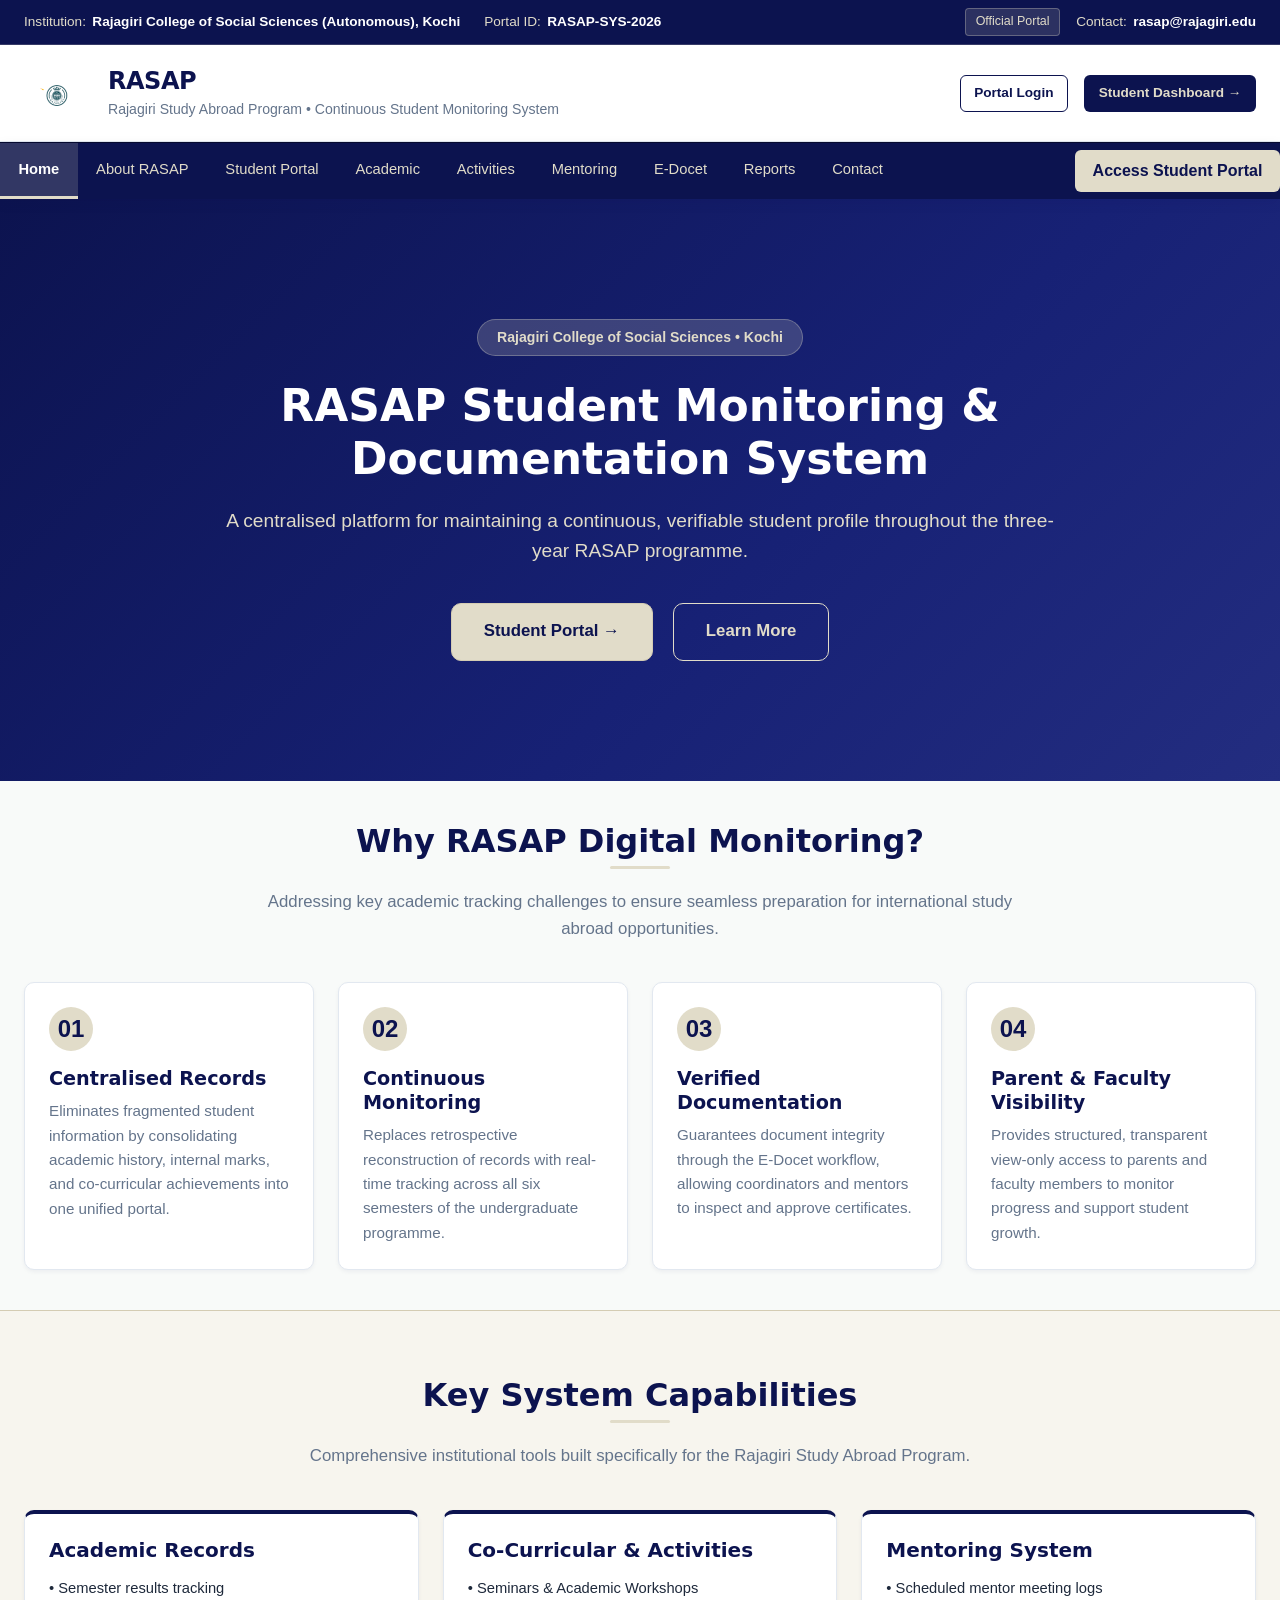
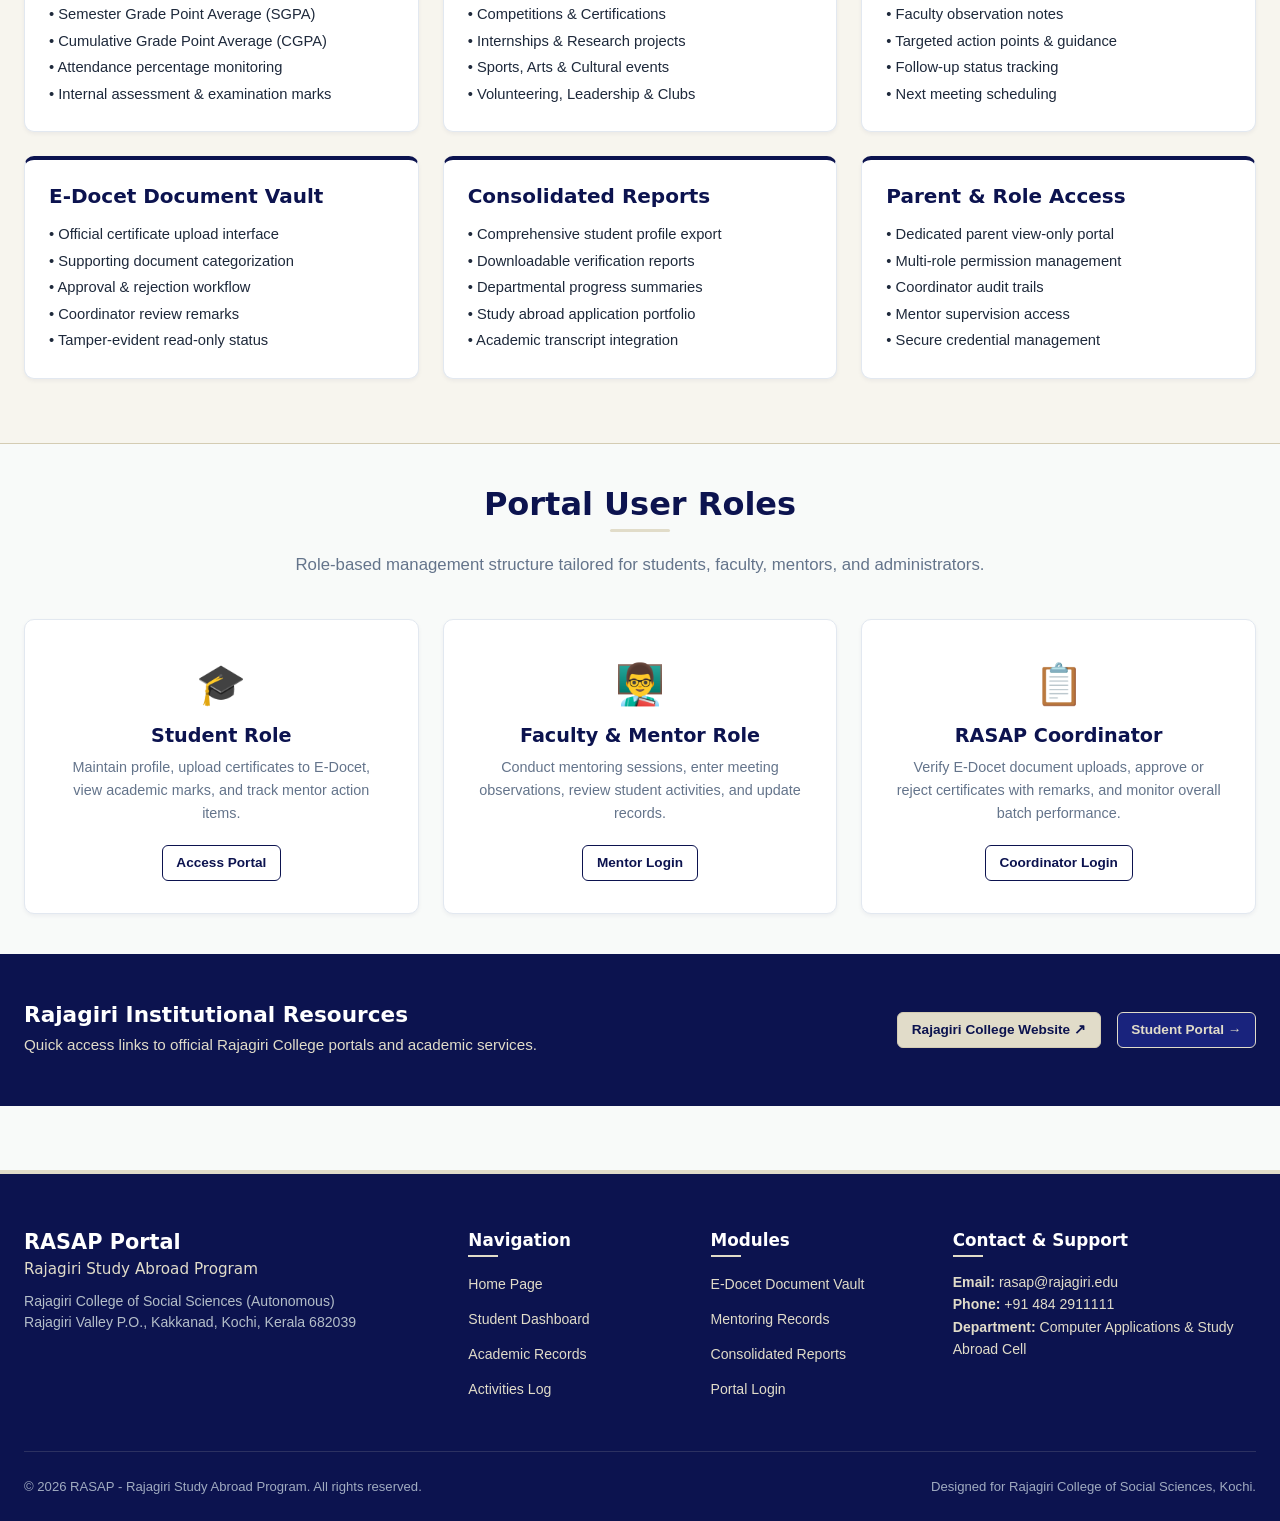
<file: rasap-frontend/index.html>
<!DOCTYPE html>
<html lang="en">
<head>
  <meta charset="UTF-8">
  <meta name="viewport" content="width=device-width, initial-scale=1.0">
  <title>RASAP - Rajagiri Study Abroad Program | Rajagiri College of Social Sciences</title>
  <link rel="stylesheet" href="css/style.css">
  <link rel="stylesheet" href="css/dashboard.css">
  <link rel="stylesheet" href="css/responsive.css">
</head>
<body>

  <!-- Layered Institutional Top Utility Bar -->
  <div class="top-utility-bar">
    <div class="utility-container">
      <div class="utility-left">
        <div class="utility-item">
          <span>Institution:</span>
          <strong>Rajagiri College of Social Sciences (Autonomous), Kochi</strong>
        </div>
        <div class="utility-item">
          <span>Portal ID:</span>
          <strong>RASAP-SYS-2026</strong>
        </div>
      </div>
      <div class="utility-right">
        <span class="utility-badge">Official Portal</span>
        <div class="utility-item">
          <span>Contact:</span>
          <strong>rasap@rajagiri.edu</strong>
        </div>
      </div>
    </div>
  </div>

  <!-- Main Brand Header -->
  <header class="main-header">
    <div class="header-container">
      <div class="brand-wrapper">
        <img src="assets/rasap-logo.png" alt="RASAP Logo - Rajagiri Study Abroad Program" class="rasap-logo">
        <div class="brand-text">
          <h1>RASAP</h1>
          <p>Rajagiri Study Abroad Program &bull; Continuous Student Monitoring System</p>
        </div>
      </div>
      <div class="header-actions">
        <a href="login.html" class="btn btn-outline btn-sm">Portal Login</a>
        <a href="student-dashboard.html" class="btn btn-primary btn-sm">Student Dashboard &rarr;</a>
      </div>
    </div>
  </header>

  <!-- Main Navigation Bar -->
  <nav class="main-nav-bar">
    <div class="nav-container">
      <ul class="nav-menu">
        <li class="nav-item"><a href="index.html" class="nav-link active">Home</a></li>
        <li class="nav-item"><a href="#about" class="nav-link">About RASAP</a></li>
        <li class="nav-item"><a href="student-dashboard.html" class="nav-link">Student Portal</a></li>
        <li class="nav-item"><a href="academic.html" class="nav-link">Academic</a></li>
        <li class="nav-item"><a href="activities.html" class="nav-link">Activities</a></li>
        <li class="nav-item"><a href="mentoring.html" class="nav-link">Mentoring</a></li>
        <li class="nav-item"><a href="e-docet.html" class="nav-link">E-Docet</a></li>
        <li class="nav-item"><a href="reports.html" class="nav-link">Reports</a></li>
        <li class="nav-item"><a href="#contact" class="nav-link">Contact</a></li>
      </ul>
      <a href="student-dashboard.html" class="nav-portal-btn">Access Student Portal</a>
    </div>
  </nav>

  <!-- Hero Section -->
  <section class="hero-section" style="background: linear-gradient(135deg, #0C134F 0%, #172175 60%, #232D80 100%); color: var(--white); padding: 5rem 1.5rem; position: relative; overflow: hidden;">
    <div class="container" style="position: relative; z-index: 2;">
      <div style="max-width: 850px; margin: 0 auto; text-align: center;">
        <span style="display: inline-block; background-color: rgba(225, 220, 201, 0.2); color: var(--cream-primary); padding: 0.4rem 1.2rem; border-radius: 50px; font-size: 0.88rem; font-weight: 600; margin-bottom: 1.5rem; border: 1px solid rgba(225, 220, 201, 0.3);">
          Rajagiri College of Social Sciences &bull; Kochi
        </span>
        <h1 class="hero-title" style="font-size: 2.75rem; color: var(--white); margin-bottom: 1.25rem; font-weight: 800; line-height: 1.2;">
          RASAP Student Monitoring &amp; Documentation System
        </h1>
        <p style="font-size: 1.2rem; color: var(--cream-primary); margin-bottom: 2.25rem; font-weight: 400; line-height: 1.6;">
          A centralised platform for maintaining a continuous, verifiable student profile throughout the three-year RASAP programme.
        </p>
        <div class="hero-cta-group" style="display: flex; justify-content: center; gap: 1.25rem;">
          <a href="student-dashboard.html" class="btn btn-secondary" style="padding: 0.9rem 2rem; font-size: 1.05rem;">Student Portal &rarr;</a>
          <a href="#purpose" class="btn btn-outline" style="color: var(--cream-primary); border-color: var(--cream-primary); padding: 0.9rem 2rem; font-size: 1.05rem;">Learn More</a>
        </div>
      </div>
    </div>
  </section>

  <!-- Project Purpose Section -->
  <section id="purpose" class="container">
    <div class="section-header">
      <h2>Why RASAP Digital Monitoring?</h2>
      <p>Addressing key academic tracking challenges to ensure seamless preparation for international study abroad opportunities.</p>
    </div>

    <div class="card-grid-4">
      <div class="card">
        <div class="card-number">01</div>
        <h3>Centralised Records</h3>
        <p>Eliminates fragmented student information by consolidating academic history, internal marks, and co-curricular achievements into one unified portal.</p>
      </div>

      <div class="card">
        <div class="card-number">02</div>
        <h3>Continuous Monitoring</h3>
        <p>Replaces retrospective reconstruction of records with real-time tracking across all six semesters of the undergraduate programme.</p>
      </div>

      <div class="card">
        <div class="card-number">03</div>
        <h3>Verified Documentation</h3>
        <p>Guarantees document integrity through the E-Docet workflow, allowing coordinators and mentors to inspect and approve certificates.</p>
      </div>

      <div class="card">
        <div class="card-number">04</div>
        <h3>Parent &amp; Faculty Visibility</h3>
        <p>Provides structured, transparent view-only access to parents and faculty members to monitor progress and support student growth.</p>
      </div>
    </div>
  </section>

  <!-- Key System Features Section -->
  <section id="features" style="background-color: var(--cream-light); padding: 4rem 1.5rem; border-top: 1px solid var(--cream-dark); border-bottom: 1px solid var(--cream-dark);">
    <div class="container" style="padding: 0;">
      <div class="section-header">
        <h2>Key System Capabilities</h2>
        <p>Comprehensive institutional tools built specifically for the Rajagiri Study Abroad Program.</p>
      </div>

      <div class="card-grid-3">
        <div class="card" style="border-top: 4px solid var(--navy-primary);">
          <h3 style="color: var(--navy-primary); font-size: 1.25rem; margin-bottom: 0.75rem;">Academic Records</h3>
          <ul style="color: var(--text-dark); font-size: 0.92rem; line-height: 1.8;">
            <li>&bull; Semester results tracking</li>
            <li>&bull; Semester Grade Point Average (SGPA)</li>
            <li>&bull; Cumulative Grade Point Average (CGPA)</li>
            <li>&bull; Attendance percentage monitoring</li>
            <li>&bull; Internal assessment &amp; examination marks</li>
          </ul>
        </div>

        <div class="card" style="border-top: 4px solid var(--navy-primary);">
          <h3 style="color: var(--navy-primary); font-size: 1.25rem; margin-bottom: 0.75rem;">Co-Curricular &amp; Activities</h3>
          <ul style="color: var(--text-dark); font-size: 0.92rem; line-height: 1.8;">
            <li>&bull; Seminars &amp; Academic Workshops</li>
            <li>&bull; Competitions &amp; Certifications</li>
            <li>&bull; Internships &amp; Research projects</li>
            <li>&bull; Sports, Arts &amp; Cultural events</li>
            <li>&bull; Volunteering, Leadership &amp; Clubs</li>
          </ul>
        </div>

        <div class="card" style="border-top: 4px solid var(--navy-primary);">
          <h3 style="color: var(--navy-primary); font-size: 1.25rem; margin-bottom: 0.75rem;">Mentoring System</h3>
          <ul style="color: var(--text-dark); font-size: 0.92rem; line-height: 1.8;">
            <li>&bull; Scheduled mentor meeting logs</li>
            <li>&bull; Faculty observation notes</li>
            <li>&bull; Targeted action points &amp; guidance</li>
            <li>&bull; Follow-up status tracking</li>
            <li>&bull; Next meeting scheduling</li>
          </ul>
        </div>

        <div class="card" style="border-top: 4px solid var(--navy-primary);">
          <h3 style="color: var(--navy-primary); font-size: 1.25rem; margin-bottom: 0.75rem;">E-Docet Document Vault</h3>
          <ul style="color: var(--text-dark); font-size: 0.92rem; line-height: 1.8;">
            <li>&bull; Official certificate upload interface</li>
            <li>&bull; Supporting document categorization</li>
            <li>&bull; Approval &amp; rejection workflow</li>
            <li>&bull; Coordinator review remarks</li>
            <li>&bull; Tamper-evident read-only status</li>
          </ul>
        </div>

        <div class="card" style="border-top: 4px solid var(--navy-primary);">
          <h3 style="color: var(--navy-primary); font-size: 1.25rem; margin-bottom: 0.75rem;">Consolidated Reports</h3>
          <ul style="color: var(--text-dark); font-size: 0.92rem; line-height: 1.8;">
            <li>&bull; Comprehensive student profile export</li>
            <li>&bull; Downloadable verification reports</li>
            <li>&bull; Departmental progress summaries</li>
            <li>&bull; Study abroad application portfolio</li>
            <li>&bull; Academic transcript integration</li>
          </ul>
        </div>

        <div class="card" style="border-top: 4px solid var(--navy-primary);">
          <h3 style="color: var(--navy-primary); font-size: 1.25rem; margin-bottom: 0.75rem;">Parent &amp; Role Access</h3>
          <ul style="color: var(--text-dark); font-size: 0.92rem; line-height: 1.8;">
            <li>&bull; Dedicated parent view-only portal</li>
            <li>&bull; Multi-role permission management</li>
            <li>&bull; Coordinator audit trails</li>
            <li>&bull; Mentor supervision access</li>
            <li>&bull; Secure credential management</li>
          </ul>
        </div>
      </div>
    </div>
  </section>

  <!-- Role Quick Access Concept -->
  <section id="about" class="container">
    <div class="section-header">
      <h2>Portal User Roles</h2>
      <p>Role-based management structure tailored for students, faculty, mentors, and administrators.</p>
    </div>

    <div class="card-grid-3">
      <div class="card" style="text-align: center; padding: 2rem;">
        <div style="font-size: 2.5rem; margin-bottom: 0.5rem;">🎓</div>
        <h3 style="margin-bottom: 0.5rem;">Student Role</h3>
        <p style="font-size: 0.9rem; margin-bottom: 1.25rem;">Maintain profile, upload certificates to E-Docet, view academic marks, and track mentor action items.</p>
        <a href="login.html" class="btn btn-outline btn-sm">Access Portal</a>
      </div>

      <div class="card" style="text-align: center; padding: 2rem;">
        <div style="font-size: 2.5rem; margin-bottom: 0.5rem;">👨‍🏫</div>
        <h3 style="margin-bottom: 0.5rem;">Faculty &amp; Mentor Role</h3>
        <p style="font-size: 0.9rem; margin-bottom: 1.25rem;">Conduct mentoring sessions, enter meeting observations, review student activities, and update records.</p>
        <a href="login.html" class="btn btn-outline btn-sm">Mentor Login</a>
      </div>

      <div class="card" style="text-align: center; padding: 2rem;">
        <div style="font-size: 2.5rem; margin-bottom: 0.5rem;">📋</div>
        <h3 style="margin-bottom: 0.5rem;">RASAP Coordinator</h3>
        <p style="font-size: 0.9rem; margin-bottom: 1.25rem;">Verify E-Docet document uploads, approve or reject certificates with remarks, and monitor overall batch performance.</p>
        <a href="login.html" class="btn btn-outline btn-sm">Coordinator Login</a>
      </div>
    </div>
  </section>

  <!-- Quick Links Section -->
  <section style="background-color: var(--navy-primary); color: var(--cream-primary); padding: 3rem 1.5rem;">
    <div class="container" style="padding: 0;">
      <div style="display: flex; justify-content: space-between; align-items: center; flex-wrap: wrap; gap: 1.5rem;">
        <div>
          <h3 style="color: var(--white); margin-bottom: 0.25rem;">Rajagiri Institutional Resources</h3>
          <p style="color: var(--cream-primary); margin-bottom: 0; font-size: 0.95rem;">Quick access links to official Rajagiri College portals and academic services.</p>
        </div>
        <div style="display: flex; gap: 1rem; flex-wrap: wrap;">
          <a href="https://rajagiri.edu" target="_blank" class="btn btn-secondary btn-sm">Rajagiri College Website &nearr;</a>
          <a href="student-dashboard.html" class="btn btn-primary btn-sm" style="background-color: var(--navy-light); border: 1px solid var(--cream-primary);">Student Portal &rarr;</a>
        </div>
      </div>
    </div>
  </section>

  <!-- Institutional Footer -->
  <footer id="contact" class="main-footer">
    <div class="footer-container">
      <div class="footer-brand">
        <h3>RASAP Portal</h3>
        <h4>Rajagiri Study Abroad Program</h4>
        <p>Rajagiri College of Social Sciences (Autonomous)<br>Rajagiri Valley P.O., Kakkanad, Kochi, Kerala 682039</p>
      </div>

      <div class="footer-col">
        <h4>Navigation</h4>
        <ul class="footer-links">
          <li><a href="index.html">Home Page</a></li>
          <li><a href="student-dashboard.html">Student Dashboard</a></li>
          <li><a href="academic.html">Academic Records</a></li>
          <li><a href="activities.html">Activities Log</a></li>
        </ul>
      </div>

      <div class="footer-col">
        <h4>Modules</h4>
        <ul class="footer-links">
          <li><a href="e-docet.html">E-Docet Document Vault</a></li>
          <li><a href="mentoring.html">Mentoring Records</a></li>
          <li><a href="reports.html">Consolidated Reports</a></li>
          <li><a href="login.html">Portal Login</a></li>
        </ul>
      </div>

      <div class="footer-col">
        <h4>Contact &amp; Support</h4>
        <p style="font-size: 0.88rem; color: var(--cream-primary); margin-bottom: 0.5rem;">
          <strong>Email:</strong> rasap@rajagiri.edu<br>
          <strong>Phone:</strong> +91 484 2911111<br>
          <strong>Department:</strong> Computer Applications &amp; Study Abroad Cell
        </p>
      </div>
    </div>

    <div class="footer-bottom">
      <div>&copy; 2026 RASAP - Rajagiri Study Abroad Program. All rights reserved.</div>
      <div>Designed for Rajagiri College of Social Sciences, Kochi.</div>
    </div>
  </footer>

</body>
</html>
</file>
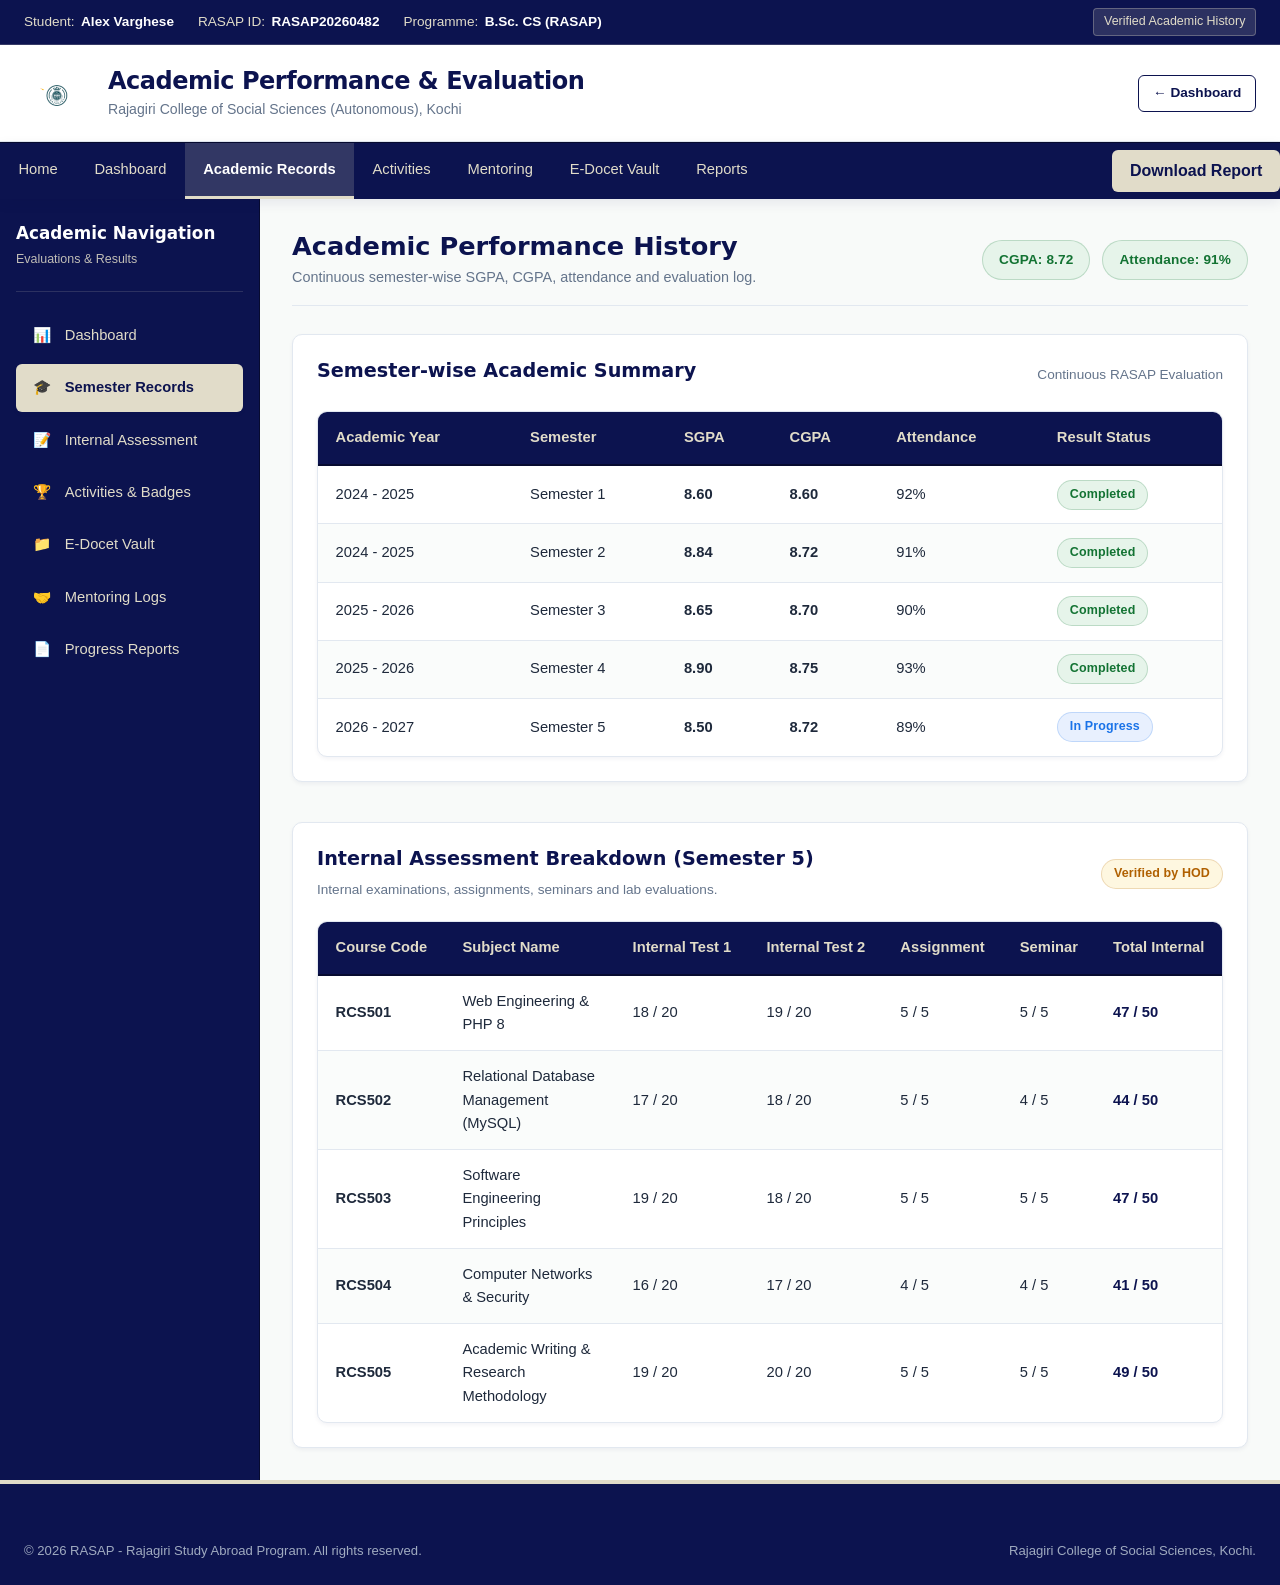
<file: rasap-frontend/academic.html>
<!DOCTYPE html>
<html lang="en">
<head>
  <meta charset="UTF-8">
  <meta name="viewport" content="width=device-width, initial-scale=1.0">
  <title>Academic Records & Internal Marks | RASAP Portal</title>
  <link rel="stylesheet" href="css/style.css">
  <link rel="stylesheet" href="css/dashboard.css">
  <link rel="stylesheet" href="css/responsive.css">
</head>
<body>

  <!-- Layered Institutional Top Utility Bar -->
  <div class="top-utility-bar">
    <div class="utility-container">
      <div class="utility-left">
        <div class="utility-item">
          <span>Student:</span>
          <strong>Alex Varghese</strong>
        </div>
        <div class="utility-item">
          <span>RASAP ID:</span>
          <strong>RASAP20260482</strong>
        </div>
        <div class="utility-item">
          <span>Programme:</span>
          <strong>B.Sc. CS (RASAP)</strong>
        </div>
      </div>
      <div class="utility-right">
        <span class="utility-badge">Verified Academic History</span>
      </div>
    </div>
  </div>

  <!-- Main Brand Header -->
  <header class="main-header">
    <div class="header-container">
      <div class="brand-wrapper">
        <img src="assets/rasap-logo.png" alt="RASAP Logo - Rajagiri Study Abroad Program" class="rasap-logo">
        <div class="brand-text">
          <h1>Academic Performance &amp; Evaluation</h1>
          <p>Rajagiri College of Social Sciences (Autonomous), Kochi</p>
        </div>
      </div>
      <div class="header-actions">
        <a href="student-dashboard.html" class="btn btn-outline btn-sm">&larr; Dashboard</a>
      </div>
    </div>
  </header>

  <!-- Navigation Bar -->
  <nav class="main-nav-bar">
    <div class="nav-container">
      <ul class="nav-menu">
        <li class="nav-item"><a href="index.html" class="nav-link">Home</a></li>
        <li class="nav-item"><a href="student-dashboard.html" class="nav-link">Dashboard</a></li>
        <li class="nav-item"><a href="academic.html" class="nav-link active">Academic Records</a></li>
        <li class="nav-item"><a href="activities.html" class="nav-link">Activities</a></li>
        <li class="nav-item"><a href="mentoring.html" class="nav-link">Mentoring</a></li>
        <li class="nav-item"><a href="e-docet.html" class="nav-link">E-Docet Vault</a></li>
        <li class="nav-item"><a href="reports.html" class="nav-link">Reports</a></li>
      </ul>
      <a href="reports.html" class="nav-portal-btn">Download Report</a>
    </div>
  </nav>

  <!-- Shell Layout -->
  <div class="dashboard-wrapper">

    <!-- Sidebar Menu -->
    <aside class="dashboard-sidebar">
      <div>
        <div class="sidebar-header">
          <div class="sidebar-header-title">
            <h4>Academic Navigation</h4>
            <span>Evaluations &amp; Results</span>
          </div>
        </div>

        <div class="sidebar-menu">
          <a href="student-dashboard.html" class="sidebar-link">
            <span class="sidebar-icon">📊</span> Dashboard
          </a>
          <a href="academic.html" class="sidebar-link active">
            <span class="sidebar-icon">🎓</span> Semester Records
          </a>
          <a href="#internal" class="sidebar-link">
            <span class="sidebar-icon">📝</span> Internal Assessment
          </a>
          <a href="activities.html" class="sidebar-link">
            <span class="sidebar-icon">🏆</span> Activities &amp; Badges
          </a>
          <a href="e-docet.html" class="sidebar-link">
            <span class="sidebar-icon">📁</span> E-Docet Vault
          </a>
          <a href="mentoring.html" class="sidebar-link">
            <span class="sidebar-icon">🤝</span> Mentoring Logs
          </a>
          <a href="reports.html" class="sidebar-link">
            <span class="sidebar-icon">📄</span> Progress Reports
          </a>
        </div>
      </div>
    </aside>

    <!-- Main Content -->
    <main class="dashboard-main">

      <div class="dashboard-header-bar">
        <div class="page-title">
          <h2>Academic Performance History</h2>
          <p>Continuous semester-wise SGPA, CGPA, attendance and evaluation log.</p>
        </div>
        <div style="display: flex; gap: 0.75rem;">
          <span class="badge badge-approved" style="font-size: 0.85rem; padding: 0.5rem 1rem;">CGPA: 8.72</span>
          <span class="badge badge-approved" style="font-size: 0.85rem; padding: 0.5rem 1rem;">Attendance: 91%</span>
        </div>
      </div>

      <!-- Semester Results Table Section -->
      <div class="card" style="margin-bottom: 2.5rem;">
        <div style="display: flex; justify-content: space-between; align-items: center; margin-bottom: 1.25rem;">
          <h3>Semester-wise Academic Summary</h3>
          <span class="text-muted" style="font-size: 0.85rem;">Continuous RASAP Evaluation</span>
        </div>

        <div class="table-responsive">
          <table class="data-table">
            <thead>
              <tr>
                <th>Academic Year</th>
                <th>Semester</th>
                <th>SGPA</th>
                <th>CGPA</th>
                <th>Attendance</th>
                <th>Result Status</th>
              </tr>
            </thead>
            <tbody>
              <tr>
                <td>2024 - 2025</td>
                <td>Semester 1</td>
                <td><strong>8.60</strong></td>
                <td><strong>8.60</strong></td>
                <td>92%</td>
                <td><span class="badge badge-approved">Completed</span></td>
              </tr>
              <tr>
                <td>2024 - 2025</td>
                <td>Semester 2</td>
                <td><strong>8.84</strong></td>
                <td><strong>8.72</strong></td>
                <td>91%</td>
                <td><span class="badge badge-approved">Completed</span></td>
              </tr>
              <tr>
                <td>2025 - 2026</td>
                <td>Semester 3</td>
                <td><strong>8.65</strong></td>
                <td><strong>8.70</strong></td>
                <td>90%</td>
                <td><span class="badge badge-approved">Completed</span></td>
              </tr>
              <tr>
                <td>2025 - 2026</td>
                <td>Semester 4</td>
                <td><strong>8.90</strong></td>
                <td><strong>8.75</strong></td>
                <td>93%</td>
                <td><span class="badge badge-approved">Completed</span></td>
              </tr>
              <tr>
                <td>2026 - 2027</td>
                <td>Semester 5</td>
                <td><strong>8.50</strong></td>
                <td><strong>8.72</strong></td>
                <td>89%</td>
                <td><span class="badge badge-progress">In Progress</span></td>
              </tr>
            </tbody>
          </table>
        </div>
      </div>

      <!-- Internal Assessment Marks Section -->
      <div id="internal" class="card">
        <div style="display: flex; justify-content: space-between; align-items: center; margin-bottom: 1.25rem;">
          <div>
            <h3>Internal Assessment Breakdown (Semester 5)</h3>
            <p class="text-muted" style="font-size: 0.85rem; margin-bottom: 0;">Internal examinations, assignments, seminars and lab evaluations.</p>
          </div>
          <span class="badge badge-pending">Verified by HOD</span>
        </div>

        <div class="table-responsive">
          <table class="data-table">
            <thead>
              <tr>
                <th>Course Code</th>
                <th>Subject Name</th>
                <th>Internal Test 1</th>
                <th>Internal Test 2</th>
                <th>Assignment</th>
                <th>Seminar</th>
                <th>Total Internal</th>
              </tr>
            </thead>
            <tbody>
              <tr>
                <td><strong>RCS501</strong></td>
                <td>Web Engineering &amp; PHP 8</td>
                <td>18 / 20</td>
                <td>19 / 20</td>
                <td>5 / 5</td>
                <td>5 / 5</td>
                <td><strong style="color: var(--navy-primary);">47 / 50</strong></td>
              </tr>
              <tr>
                <td><strong>RCS502</strong></td>
                <td>Relational Database Management (MySQL)</td>
                <td>17 / 20</td>
                <td>18 / 20</td>
                <td>5 / 5</td>
                <td>4 / 5</td>
                <td><strong style="color: var(--navy-primary);">44 / 50</strong></td>
              </tr>
              <tr>
                <td><strong>RCS503</strong></td>
                <td>Software Engineering Principles</td>
                <td>19 / 20</td>
                <td>18 / 20</td>
                <td>5 / 5</td>
                <td>5 / 5</td>
                <td><strong style="color: var(--navy-primary);">47 / 50</strong></td>
              </tr>
              <tr>
                <td><strong>RCS504</strong></td>
                <td>Computer Networks &amp; Security</td>
                <td>16 / 20</td>
                <td>17 / 20</td>
                <td>4 / 5</td>
                <td>4 / 5</td>
                <td><strong style="color: var(--navy-primary);">41 / 50</strong></td>
              </tr>
              <tr>
                <td><strong>RCS505</strong></td>
                <td>Academic Writing &amp; Research Methodology</td>
                <td>19 / 20</td>
                <td>20 / 20</td>
                <td>5 / 5</td>
                <td>5 / 5</td>
                <td><strong style="color: var(--navy-primary);">49 / 50</strong></td>
              </tr>
            </tbody>
          </table>
        </div>
      </div>

    </main>
  </div>

  <!-- Footer -->
  <footer class="main-footer" style="margin-top: 0;">
    <div class="footer-bottom" style="border-top: none; padding-top: 0;">
      <div>&copy; 2026 RASAP - Rajagiri Study Abroad Program. All rights reserved.</div>
      <div>Rajagiri College of Social Sciences, Kochi.</div>
    </div>
  </footer>

</body>
</html>
</file>
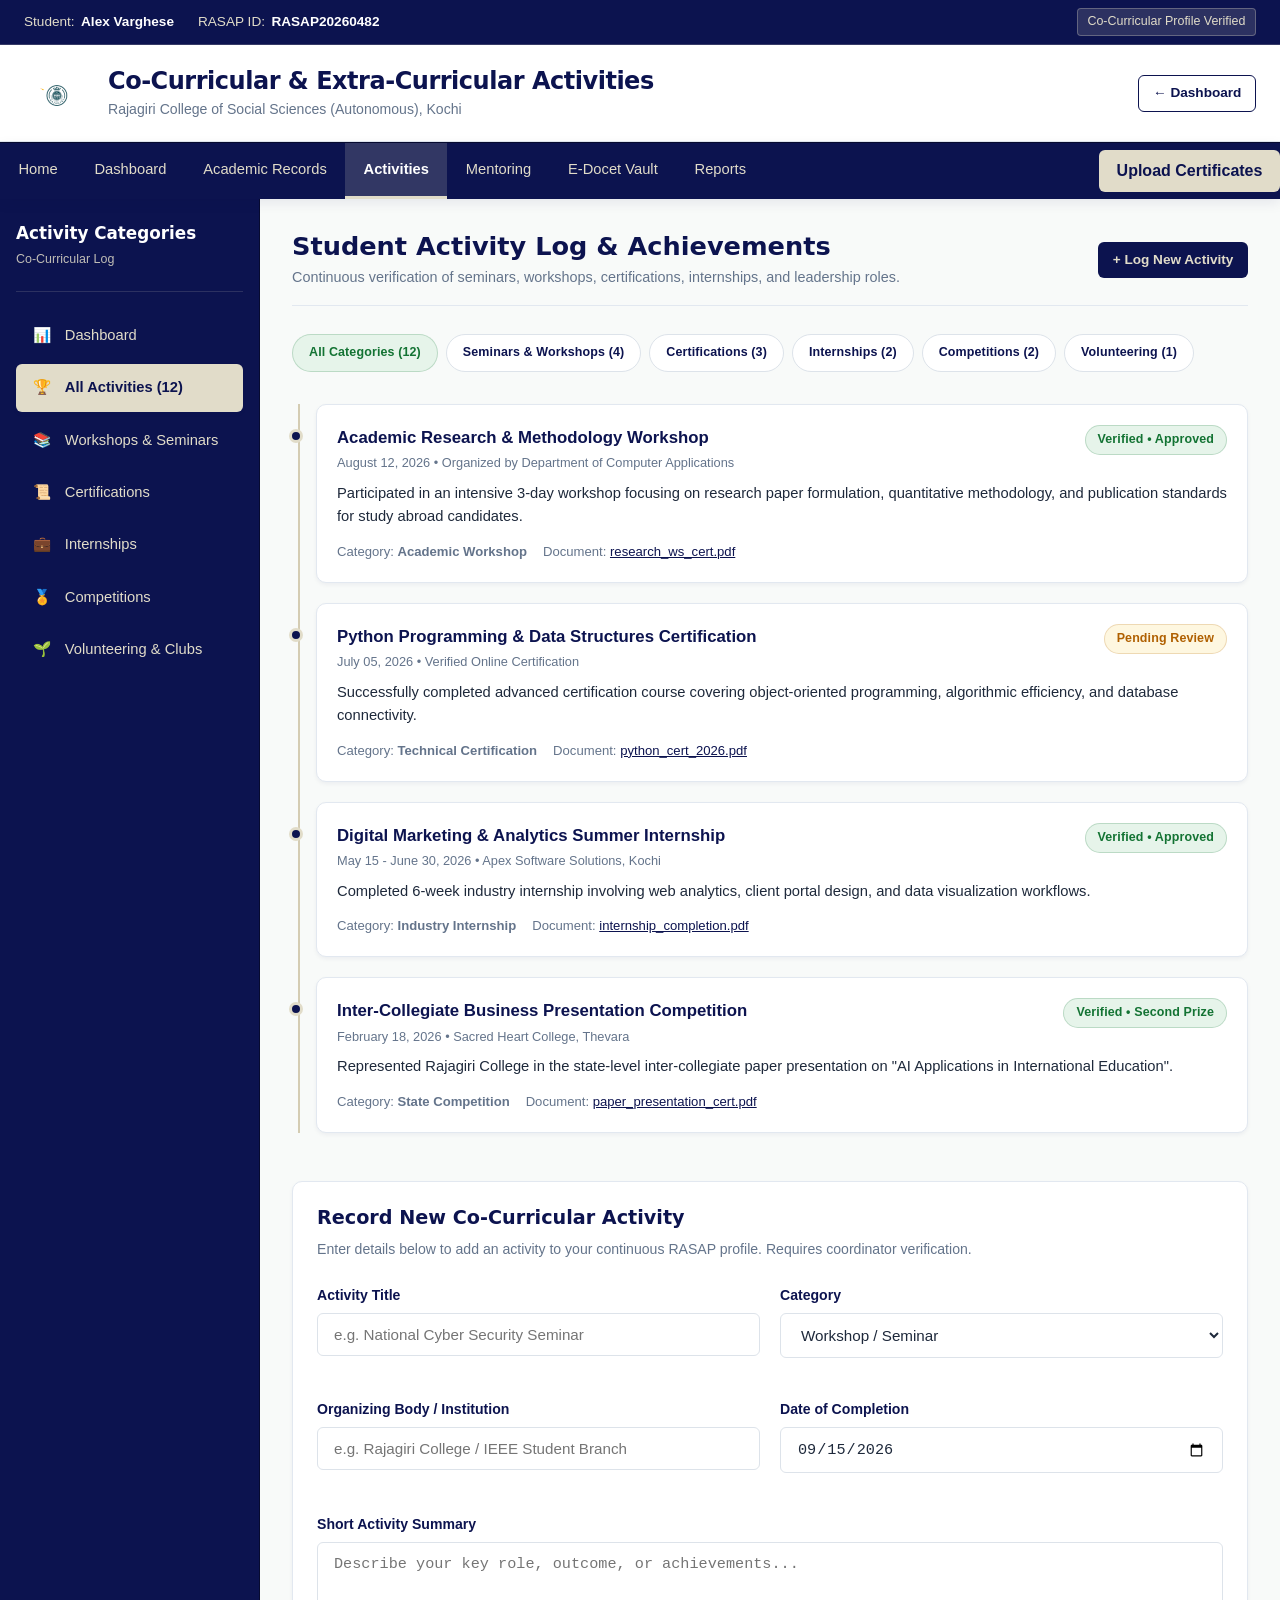
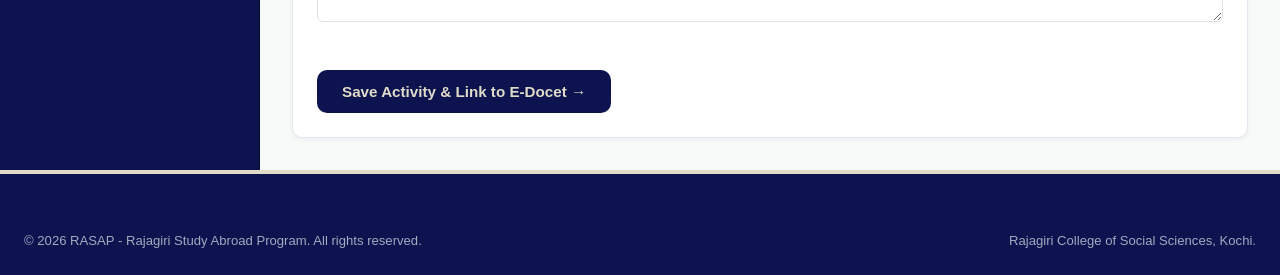
<file: rasap-frontend/activities.html>
<!DOCTYPE html>
<html lang="en">
<head>
  <meta charset="UTF-8">
  <meta name="viewport" content="width=device-width, initial-scale=1.0">
  <title>Co-Curricular & Activity Log | RASAP Portal</title>
  <link rel="stylesheet" href="css/style.css">
  <link rel="stylesheet" href="css/dashboard.css">
  <link rel="stylesheet" href="css/responsive.css">
</head>
<body>

  <!-- Layered Institutional Top Utility Bar -->
  <div class="top-utility-bar">
    <div class="utility-container">
      <div class="utility-left">
        <div class="utility-item">
          <span>Student:</span>
          <strong>Alex Varghese</strong>
        </div>
        <div class="utility-item">
          <span>RASAP ID:</span>
          <strong>RASAP20260482</strong>
        </div>
      </div>
      <div class="utility-right">
        <span class="utility-badge">Co-Curricular Profile Verified</span>
      </div>
    </div>
  </div>

  <!-- Main Brand Header -->
  <header class="main-header">
    <div class="header-container">
      <div class="brand-wrapper">
        <img src="assets/rasap-logo.png" alt="RASAP Logo - Rajagiri Study Abroad Program" class="rasap-logo">
        <div class="brand-text">
          <h1>Co-Curricular &amp; Extra-Curricular Activities</h1>
          <p>Rajagiri College of Social Sciences (Autonomous), Kochi</p>
        </div>
      </div>
      <div class="header-actions">
        <a href="student-dashboard.html" class="btn btn-outline btn-sm">&larr; Dashboard</a>
      </div>
    </div>
  </header>

  <!-- Navigation Bar -->
  <nav class="main-nav-bar">
    <div class="nav-container">
      <ul class="nav-menu">
        <li class="nav-item"><a href="index.html" class="nav-link">Home</a></li>
        <li class="nav-item"><a href="student-dashboard.html" class="nav-link">Dashboard</a></li>
        <li class="nav-item"><a href="academic.html" class="nav-link">Academic Records</a></li>
        <li class="nav-item"><a href="activities.html" class="nav-link active">Activities</a></li>
        <li class="nav-item"><a href="mentoring.html" class="nav-link">Mentoring</a></li>
        <li class="nav-item"><a href="e-docet.html" class="nav-link">E-Docet Vault</a></li>
        <li class="nav-item"><a href="reports.html" class="nav-link">Reports</a></li>
      </ul>
      <a href="e-docet.html" class="nav-portal-btn">Upload Certificates</a>
    </div>
  </nav>

  <!-- Shell Layout -->
  <div class="dashboard-wrapper">

    <!-- Sidebar Menu -->
    <aside class="dashboard-sidebar">
      <div>
        <div class="sidebar-header">
          <div class="sidebar-header-title">
            <h4>Activity Categories</h4>
            <span>Co-Curricular Log</span>
          </div>
        </div>

        <div class="sidebar-menu">
          <a href="student-dashboard.html" class="sidebar-link">
            <span class="sidebar-icon">📊</span> Dashboard
          </a>
          <a href="activities.html" class="sidebar-link active">
            <span class="sidebar-icon">🏆</span> All Activities (12)
          </a>
          <a href="#" class="sidebar-link">
            <span class="sidebar-icon">📚</span> Workshops &amp; Seminars
          </a>
          <a href="#" class="sidebar-link">
            <span class="sidebar-icon">📜</span> Certifications
          </a>
          <a href="#" class="sidebar-link">
            <span class="sidebar-icon">💼</span> Internships
          </a>
          <a href="#" class="sidebar-link">
            <span class="sidebar-icon">🏅</span> Competitions
          </a>
          <a href="#" class="sidebar-link">
            <span class="sidebar-icon">🌱</span> Volunteering &amp; Clubs
          </a>
        </div>
      </div>
    </aside>

    <!-- Main Content -->
    <main class="dashboard-main">

      <div class="dashboard-header-bar">
        <div class="page-title">
          <h2>Student Activity Log &amp; Achievements</h2>
          <p>Continuous verification of seminars, workshops, certifications, internships, and leadership roles.</p>
        </div>
        <a href="#new-activity" class="btn btn-primary btn-sm">+ Log New Activity</a>
      </div>

      <!-- Category Filter Pills -->
      <div style="display: flex; gap: 0.5rem; flex-wrap: wrap; margin-bottom: 2rem;">
        <span class="badge badge-approved" style="padding: 0.5rem 1rem; cursor: pointer;">All Categories (12)</span>
        <span class="badge badge-pending" style="padding: 0.5rem 1rem; cursor: pointer; background: var(--white); color: var(--navy-primary); border-color: var(--border-color);">Seminars &amp; Workshops (4)</span>
        <span class="badge badge-pending" style="padding: 0.5rem 1rem; cursor: pointer; background: var(--white); color: var(--navy-primary); border-color: var(--border-color);">Certifications (3)</span>
        <span class="badge badge-pending" style="padding: 0.5rem 1rem; cursor: pointer; background: var(--white); color: var(--navy-primary); border-color: var(--border-color);">Internships (2)</span>
        <span class="badge badge-pending" style="padding: 0.5rem 1rem; cursor: pointer; background: var(--white); color: var(--navy-primary); border-color: var(--border-color);">Competitions (2)</span>
        <span class="badge badge-pending" style="padding: 0.5rem 1rem; cursor: pointer; background: var(--white); color: var(--navy-primary); border-color: var(--border-color);">Volunteering (1)</span>
      </div>

      <!-- Activity Timeline -->
      <div class="timeline">

        <!-- Activity 1 -->
        <div class="timeline-item">
          <div class="timeline-header">
            <div>
              <div class="timeline-title">Academic Research &amp; Methodology Workshop</div>
              <div class="timeline-date">August 12, 2026 &bull; Organized by Department of Computer Applications</div>
            </div>
            <span class="badge badge-verified">Verified &bull; Approved</span>
          </div>
          <p style="font-size: 0.92rem; color: var(--text-dark); margin-bottom: 0.75rem;">
            Participated in an intensive 3-day workshop focusing on research paper formulation, quantitative methodology, and publication standards for study abroad candidates.
          </p>
          <div style="display: flex; gap: 1rem; font-size: 0.82rem; color: var(--text-muted); align-items: center;">
            <span>Category: <strong>Academic Workshop</strong></span>
            <span>Document: <a href="e-docet.html" style="color: var(--navy-primary); text-decoration: underline;">research_ws_cert.pdf</a></span>
          </div>
        </div>

        <!-- Activity 2 -->
        <div class="timeline-item">
          <div class="timeline-header">
            <div>
              <div class="timeline-title">Python Programming &amp; Data Structures Certification</div>
              <div class="timeline-date">July 05, 2026 &bull; Verified Online Certification</div>
            </div>
            <span class="badge badge-pending">Pending Review</span>
          </div>
          <p style="font-size: 0.92rem; color: var(--text-dark); margin-bottom: 0.75rem;">
            Successfully completed advanced certification course covering object-oriented programming, algorithmic efficiency, and database connectivity.
          </p>
          <div style="display: flex; gap: 1rem; font-size: 0.82rem; color: var(--text-muted); align-items: center;">
            <span>Category: <strong>Technical Certification</strong></span>
            <span>Document: <a href="e-docet.html" style="color: var(--navy-primary); text-decoration: underline;">python_cert_2026.pdf</a></span>
          </div>
        </div>

        <!-- Activity 3 -->
        <div class="timeline-item">
          <div class="timeline-header">
            <div>
              <div class="timeline-title">Digital Marketing &amp; Analytics Summer Internship</div>
              <div class="timeline-date">May 15 - June 30, 2026 &bull; Apex Software Solutions, Kochi</div>
            </div>
            <span class="badge badge-verified">Verified &bull; Approved</span>
          </div>
          <p style="font-size: 0.92rem; color: var(--text-dark); margin-bottom: 0.75rem;">
            Completed 6-week industry internship involving web analytics, client portal design, and data visualization workflows.
          </p>
          <div style="display: flex; gap: 1rem; font-size: 0.82rem; color: var(--text-muted); align-items: center;">
            <span>Category: <strong>Industry Internship</strong></span>
            <span>Document: <a href="e-docet.html" style="color: var(--navy-primary); text-decoration: underline;">internship_completion.pdf</a></span>
          </div>
        </div>

        <!-- Activity 4 -->
        <div class="timeline-item">
          <div class="timeline-header">
            <div>
              <div class="timeline-title">Inter-Collegiate Business Presentation Competition</div>
              <div class="timeline-date">February 18, 2026 &bull; Sacred Heart College, Thevara</div>
            </div>
            <span class="badge badge-verified">Verified &bull; Second Prize</span>
          </div>
          <p style="font-size: 0.92rem; color: var(--text-dark); margin-bottom: 0.75rem;">
            Represented Rajagiri College in the state-level inter-collegiate paper presentation on "AI Applications in International Education".
          </p>
          <div style="display: flex; gap: 1rem; font-size: 0.82rem; color: var(--text-muted); align-items: center;">
            <span>Category: <strong>State Competition</strong></span>
            <span>Document: <a href="e-docet.html" style="color: var(--navy-primary); text-decoration: underline;">paper_presentation_cert.pdf</a></span>
          </div>
        </div>

      </div>

      <!-- Add Activity Form Mockup (Frontend Prototype) -->
      <div id="new-activity" class="card" style="margin-top: 3rem;">
        <h3 style="margin-bottom: 0.5rem;">Record New Co-Curricular Activity</h3>
        <p class="text-muted" style="font-size: 0.88rem; margin-bottom: 1.5rem;">Enter details below to add an activity to your continuous RASAP profile. Requires coordinator verification.</p>

        <form style="display: grid; grid-template-columns: 1fr 1fr; gap: 1.25rem;">
          <div class="form-group">
            <label>Activity Title</label>
            <input type="text" class="form-control" placeholder="e.g. National Cyber Security Seminar">
          </div>

          <div class="form-group">
            <label>Category</label>
            <select class="form-select">
              <option>Workshop / Seminar</option>
              <option>Technical Certification</option>
              <option>Industry Internship</option>
              <option>Academic Competition</option>
              <option>Sports &amp; Cultural</option>
              <option>Volunteering &amp; Community</option>
            </select>
          </div>

          <div class="form-group">
            <label>Organizing Body / Institution</label>
            <input type="text" class="form-control" placeholder="e.g. Rajagiri College / IEEE Student Branch">
          </div>

          <div class="form-group">
            <label>Date of Completion</label>
            <input type="date" class="form-control" value="2026-09-15">
          </div>

          <div class="form-group" style="grid-column: span 2;">
            <label>Short Activity Summary</label>
            <textarea class="form-control" rows="3" placeholder="Describe your key role, outcome, or achievements..."></textarea>
          </div>

          <div style="grid-column: span 2;">
            <button type="button" class="btn btn-primary">Save Activity &amp; Link to E-Docet &rarr;</button>
          </div>
        </form>
      </div>

    </main>
  </div>

  <!-- Footer -->
  <footer class="main-footer" style="margin-top: 0;">
    <div class="footer-bottom" style="border-top: none; padding-top: 0;">
      <div>&copy; 2026 RASAP - Rajagiri Study Abroad Program. All rights reserved.</div>
      <div>Rajagiri College of Social Sciences, Kochi.</div>
    </div>
  </footer>

</body>
</html>
</file>
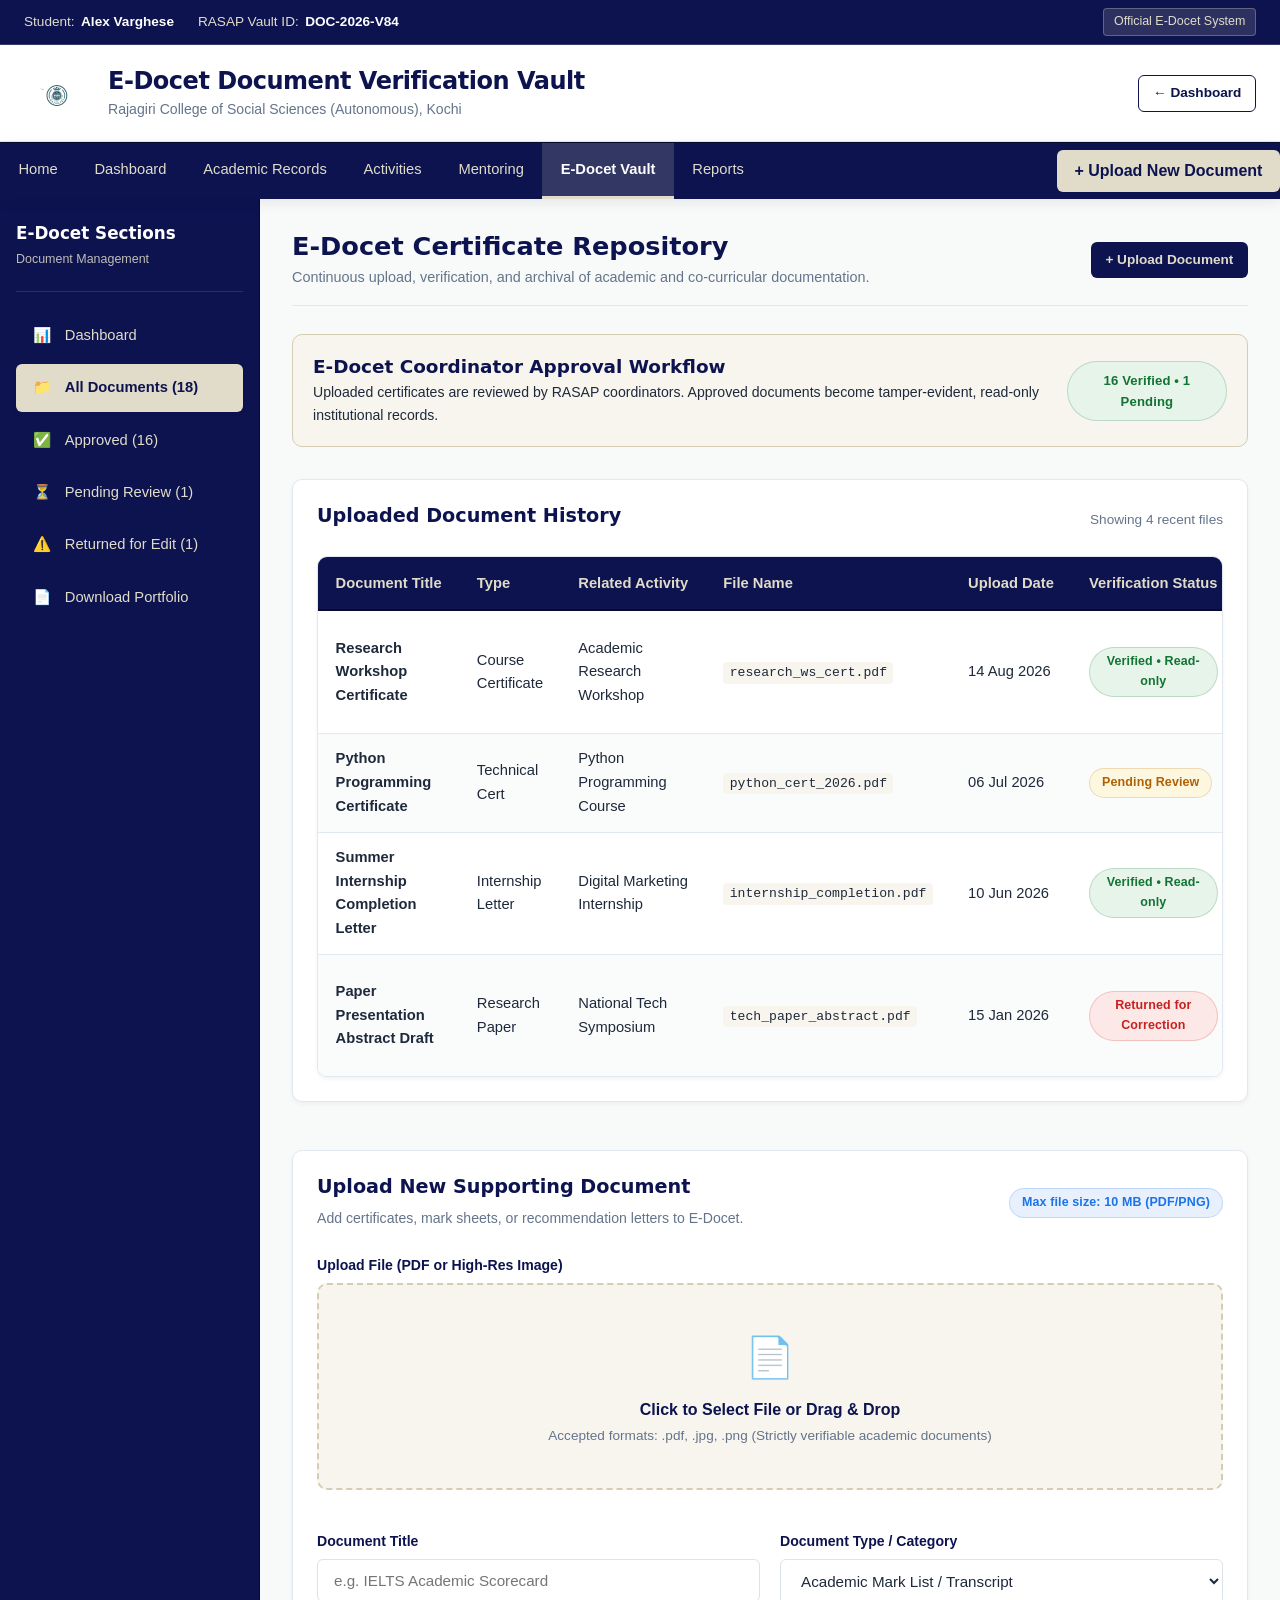
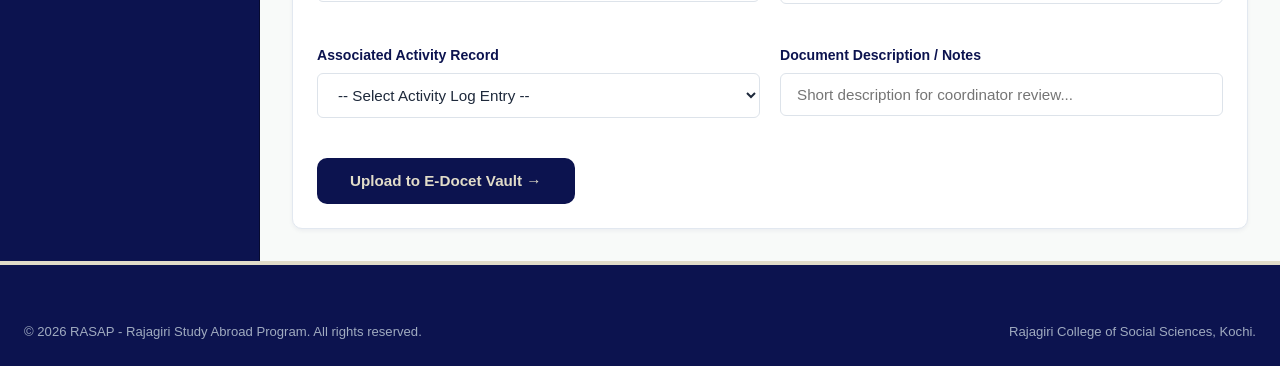
<file: rasap-frontend/e-docet.html>
<!DOCTYPE html>
<html lang="en">
<head>
  <meta charset="UTF-8">
  <meta name="viewport" content="width=device-width, initial-scale=1.0">
  <title>E-Docet Document Vault | RASAP Portal</title>
  <link rel="stylesheet" href="css/style.css">
  <link rel="stylesheet" href="css/dashboard.css">
  <link rel="stylesheet" href="css/responsive.css">
</head>
<body>

  <!-- Layered Institutional Top Utility Bar -->
  <div class="top-utility-bar">
    <div class="utility-container">
      <div class="utility-left">
        <div class="utility-item">
          <span>Student:</span>
          <strong>Alex Varghese</strong>
        </div>
        <div class="utility-item">
          <span>RASAP Vault ID:</span>
          <strong>DOC-2026-V84</strong>
        </div>
      </div>
      <div class="utility-right">
        <span class="utility-badge">Official E-Docet System</span>
      </div>
    </div>
  </div>

  <!-- Main Brand Header -->
  <header class="main-header">
    <div class="header-container">
      <div class="brand-wrapper">
        <img src="assets/rasap-logo.png" alt="RASAP Logo - Rajagiri Study Abroad Program" class="rasap-logo">
        <div class="brand-text">
          <h1>E-Docet Document Verification Vault</h1>
          <p>Rajagiri College of Social Sciences (Autonomous), Kochi</p>
        </div>
      </div>
      <div class="header-actions">
        <a href="student-dashboard.html" class="btn btn-outline btn-sm">&larr; Dashboard</a>
      </div>
    </div>
  </header>

  <!-- Navigation Bar -->
  <nav class="main-nav-bar">
    <div class="nav-container">
      <ul class="nav-menu">
        <li class="nav-item"><a href="index.html" class="nav-link">Home</a></li>
        <li class="nav-item"><a href="student-dashboard.html" class="nav-link">Dashboard</a></li>
        <li class="nav-item"><a href="academic.html" class="nav-link">Academic Records</a></li>
        <li class="nav-item"><a href="activities.html" class="nav-link">Activities</a></li>
        <li class="nav-item"><a href="mentoring.html" class="nav-link">Mentoring</a></li>
        <li class="nav-item"><a href="e-docet.html" class="nav-link active">E-Docet Vault</a></li>
        <li class="nav-item"><a href="reports.html" class="nav-link">Reports</a></li>
      </ul>
      <a href="#upload-section" class="nav-portal-btn">+ Upload New Document</a>
    </div>
  </nav>

  <!-- Shell Layout -->
  <div class="dashboard-wrapper">

    <!-- Sidebar Menu -->
    <aside class="dashboard-sidebar">
      <div>
        <div class="sidebar-header">
          <div class="sidebar-header-title">
            <h4>E-Docet Sections</h4>
            <span>Document Management</span>
          </div>
        </div>

        <div class="sidebar-menu">
          <a href="student-dashboard.html" class="sidebar-link">
            <span class="sidebar-icon">📊</span> Dashboard
          </a>
          <a href="e-docet.html" class="sidebar-link active">
            <span class="sidebar-icon">📁</span> All Documents (18)
          </a>
          <a href="#" class="sidebar-link">
            <span class="sidebar-icon">✅</span> Approved (16)
          </a>
          <a href="#" class="sidebar-link">
            <span class="sidebar-icon">⏳</span> Pending Review (1)
          </a>
          <a href="#" class="sidebar-link">
            <span class="sidebar-icon">⚠️</span> Returned for Edit (1)
          </a>
          <a href="reports.html" class="sidebar-link">
            <span class="sidebar-icon">📄</span> Download Portfolio
          </a>
        </div>
      </div>
    </aside>

    <!-- Main Content -->
    <main class="dashboard-main">

      <div class="dashboard-header-bar">
        <div class="page-title">
          <h2>E-Docet Certificate Repository</h2>
          <p>Continuous upload, verification, and archival of academic and co-curricular documentation.</p>
        </div>
        <a href="#upload-section" class="btn btn-primary btn-sm">+ Upload Document</a>
      </div>

      <!-- E-Docet Verification Workflow Explanation -->
      <div style="background-color: var(--cream-light); border: 1px solid var(--cream-dark); border-radius: var(--radius-md); padding: 1.25rem; margin-bottom: 2rem; display: flex; align-items: center; justify-content: space-between;">
        <div>
          <h4 style="color: var(--navy-primary); margin-bottom: 0.2rem;">E-Docet Coordinator Approval Workflow</h4>
          <p style="font-size: 0.88rem; color: var(--text-dark); margin-bottom: 0;">Uploaded certificates are reviewed by RASAP coordinators. Approved documents become tamper-evident, read-only institutional records.</p>
        </div>
        <span class="badge badge-approved" style="font-size: 0.82rem; padding: 0.5rem 1rem;">16 Verified &bull; 1 Pending</span>
      </div>

      <!-- Document Repository Table -->
      <div class="card" style="margin-bottom: 3rem;">
        <div style="display: flex; justify-content: space-between; align-items: center; margin-bottom: 1.25rem;">
          <h3>Uploaded Document History</h3>
          <span class="text-muted" style="font-size: 0.85rem;">Showing 4 recent files</span>
        </div>

        <div class="table-responsive">
          <table class="data-table">
            <thead>
              <tr>
                <th>Document Title</th>
                <th>Type</th>
                <th>Related Activity</th>
                <th>File Name</th>
                <th>Upload Date</th>
                <th>Verification Status</th>
                <th>Coordinator Remarks</th>
              </tr>
            </thead>
            <tbody>
              
              <!-- Row 1: Approved -->
              <tr>
                <td><strong>Research Workshop Certificate</strong></td>
                <td>Course Certificate</td>
                <td>Academic Research Workshop</td>
                <td><code style="background-color: var(--cream-light); padding: 0.2rem 0.4rem; border-radius: 4px; font-size: 0.82rem;">research_ws_cert.pdf</code></td>
                <td>14 Aug 2026</td>
                <td><span class="badge badge-approved">Verified &bull; Read-only</span></td>
                <td>Approved by Dr. Thomas Mathew. Verified with department records.</td>
              </tr>

              <!-- Row 2: Pending -->
              <tr>
                <td><strong>Python Programming Certificate</strong></td>
                <td>Technical Cert</td>
                <td>Python Programming Course</td>
                <td><code style="background-color: var(--cream-light); padding: 0.2rem 0.4rem; border-radius: 4px; font-size: 0.82rem;">python_cert_2026.pdf</code></td>
                <td>06 Jul 2026</td>
                <td><span class="badge badge-pending">Pending Review</span></td>
                <td>Awaiting coordinator verification &amp; credential check.</td>
              </tr>

              <!-- Row 3: Approved -->
              <tr>
                <td><strong>Summer Internship Completion Letter</strong></td>
                <td>Internship Letter</td>
                <td>Digital Marketing Internship</td>
                <td><code style="background-color: var(--cream-light); padding: 0.2rem 0.4rem; border-radius: 4px; font-size: 0.82rem;">internship_completion.pdf</code></td>
                <td>10 Jun 2026</td>
                <td><span class="badge badge-approved">Verified &bull; Read-only</span></td>
                <td>Verified directly with Apex Solutions HR department.</td>
              </tr>

              <!-- Row 4: Rejected / Returned for Correction -->
              <tr>
                <td><strong>Paper Presentation Abstract Draft</strong></td>
                <td>Research Paper</td>
                <td>National Tech Symposium</td>
                <td><code style="background-color: var(--cream-light); padding: 0.2rem 0.4rem; border-radius: 4px; font-size: 0.82rem;">tech_paper_abstract.pdf</code></td>
                <td>15 Jan 2026</td>
                <td><span class="badge badge-rejected">Returned for Correction</span></td>
                <td><strong style="color: var(--status-rejected-text);">Returned:</strong> Please upload the official signed co-author declaration.</td>
              </tr>

            </tbody>
          </table>
        </div>
      </div>

      <!-- Visual Upload Interface Mockup -->
      <div id="upload-section" class="card">
        <div style="display: flex; justify-content: space-between; align-items: center; margin-bottom: 1.5rem;">
          <div>
            <h3>Upload New Supporting Document</h3>
            <p class="text-muted" style="font-size: 0.88rem; margin-bottom: 0;">Add certificates, mark sheets, or recommendation letters to E-Docet.</p>
          </div>
          <span class="badge badge-progress">Max file size: 10 MB (PDF/PNG)</span>
        </div>

        <form style="display: grid; grid-template-columns: 1fr 1fr; gap: 1.25rem;">
          
          <div class="form-group" style="grid-column: span 2;">
            <label>Upload File (PDF or High-Res Image)</label>
            <div style="border: 2px dashed var(--cream-dark); background-color: var(--cream-light); border-radius: var(--radius-md); padding: 2.5rem; text-align: center; cursor: pointer;">
              <div style="font-size: 2.5rem; margin-bottom: 0.5rem;">📄</div>
              <strong style="display: block; color: var(--navy-primary); font-size: 1rem;">Click to Select File or Drag &amp; Drop</strong>
              <span style="font-size: 0.85rem; color: var(--text-muted);">Accepted formats: .pdf, .jpg, .png (Strictly verifiable academic documents)</span>
              <input type="file" style="display: none;">
            </div>
          </div>

          <div class="form-group">
            <label>Document Title</label>
            <input type="text" class="form-control" placeholder="e.g. IELTS Academic Scorecard">
          </div>

          <div class="form-group">
            <label>Document Type / Category</label>
            <select class="form-select">
              <option>Academic Mark List / Transcript</option>
              <option>Workshop / Seminar Certificate</option>
              <option>Industry Internship Completion</option>
              <option>Language Test Scorecard (IELTS/TOEFL)</option>
              <option>Research Paper / Publication</option>
              <option>Extracurricular &amp; Leadership</option>
            </select>
          </div>

          <div class="form-group">
            <label>Associated Activity Record</label>
            <select class="form-select">
              <option>-- Select Activity Log Entry --</option>
              <option>Academic Research Workshop (Aug 2026)</option>
              <option>Python Programming Certification (Jul 2026)</option>
              <option>Digital Marketing Internship (May 2026)</option>
              <option>Inter-Collegiate Business Presentation (Feb 2026)</option>
            </select>
          </div>

          <div class="form-group">
            <label>Document Description / Notes</label>
            <input type="text" class="form-control" placeholder="Short description for coordinator review...">
          </div>

          <div style="grid-column: span 2;">
            <button type="button" class="btn btn-primary" style="padding: 0.85rem 2rem;">Upload to E-Docet Vault &rarr;</button>
          </div>

        </form>
      </div>

    </main>
  </div>

  <!-- Footer -->
  <footer class="main-footer" style="margin-top: 0;">
    <div class="footer-bottom" style="border-top: none; padding-top: 0;">
      <div>&copy; 2026 RASAP - Rajagiri Study Abroad Program. All rights reserved.</div>
      <div>Rajagiri College of Social Sciences, Kochi.</div>
    </div>
  </footer>

</body>
</html>
</file>
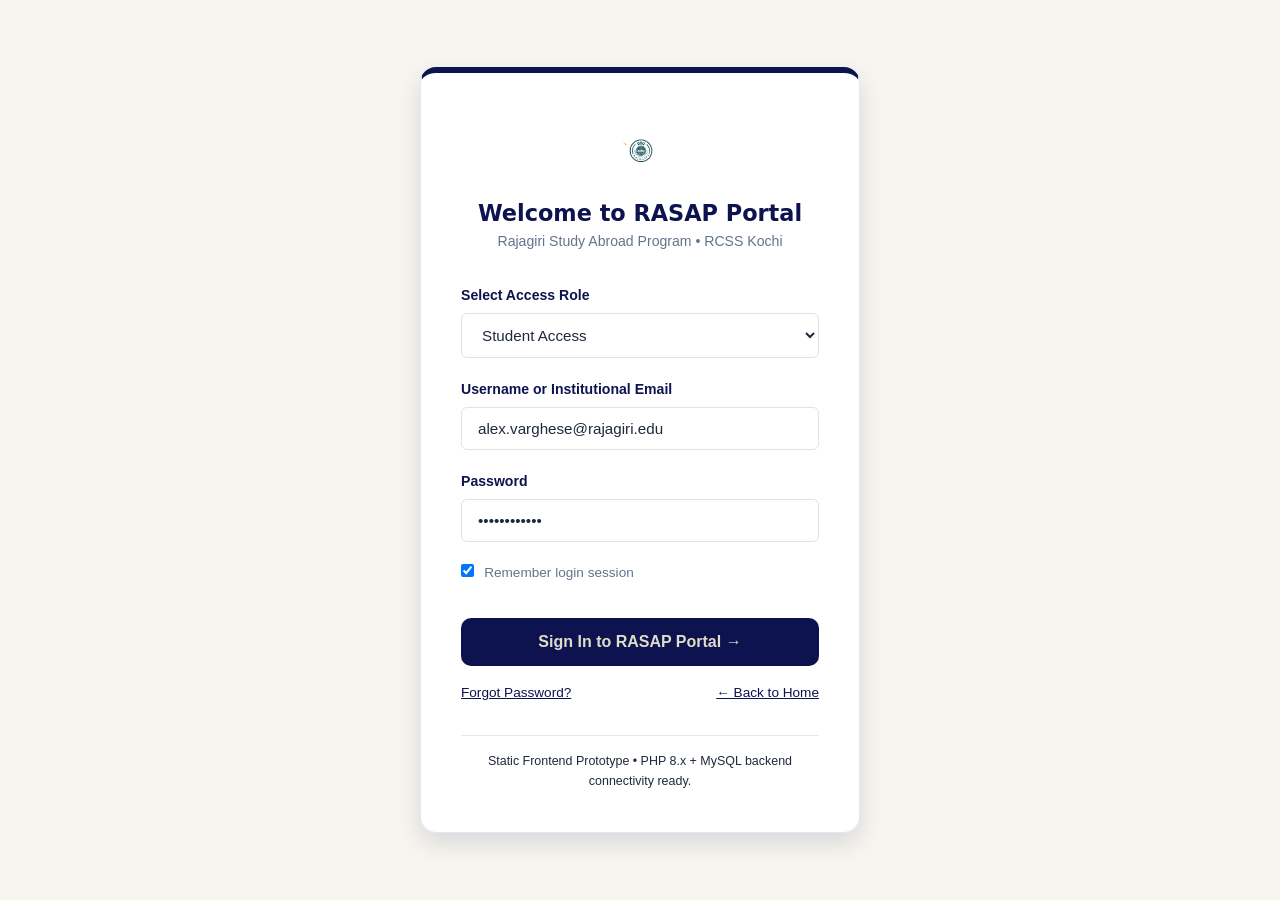
<file: rasap-frontend/login.html>
<!DOCTYPE html>
<html lang="en">
<head>
  <meta charset="UTF-8">
  <meta name="viewport" content="width=device-width, initial-scale=1.0">
  <title>Portal Access & Login | RASAP - Rajagiri Study Abroad Program</title>
  <link rel="stylesheet" href="css/style.css">
  <link rel="stylesheet" href="css/dashboard.css">
  <link rel="stylesheet" href="css/responsive.css">
</head>
<body class="login-body">

  <div class="login-card">
    <div class="login-brand">
      <img src="assets/rasap-logo.png" alt="RASAP Logo - Rajagiri Study Abroad Program" class="login-logo">
      <h2>Welcome to RASAP Portal</h2>
      <p>Rajagiri Study Abroad Program &bull; RCSS Kochi</p>
    </div>

    <!-- Static Login Form Mockup (Frontend Prototype) -->
    <form action="student-dashboard.html" method="GET">
      
      <div class="form-group">
        <label for="userRole">Select Access Role</label>
        <select id="userRole" class="form-select" required>
          <option value="student" selected>Student Access</option>
          <option value="faculty">Faculty Member</option>
          <option value="mentor">Faculty Mentor</option>
          <option value="coordinator">RASAP Coordinator</option>
          <option value="parent">Parent (View-Only)</option>
          <option value="admin">System Administrator</option>
        </select>
      </div>

      <div class="form-group">
        <label for="username">Username or Institutional Email</label>
        <input type="email" id="username" class="form-control" placeholder="e.g. student@rajagiri.edu" value="alex.varghese@rajagiri.edu" required>
      </div>

      <div class="form-group">
        <label for="password">Password</label>
        <input type="password" id="password" class="form-control" placeholder="Enter your portal password" value="••••••••••••" required>
      </div>

      <div class="form-group" style="display: flex; align-items: center; justify-content: space-between;">
        <label style="font-weight: 400; font-size: 0.85rem; color: var(--text-muted); cursor: pointer;">
          <input type="checkbox" checked style="margin-right: 0.4rem;"> Remember login session
        </label>
      </div>

      <button type="submit" class="btn btn-primary" style="width: 100%; padding: 0.85rem; font-size: 1rem; margin-top: 0.5rem;">
        Sign In to RASAP Portal &rarr;
      </button>

      <div class="form-footer">
        <a href="#">Forgot Password?</a>
        <a href="index.html">&larr; Back to Home</a>
      </div>

    </form>

    <div style="margin-top: 2rem; padding-top: 1rem; border-top: 1px solid var(--border-light); text-align: center; font-size: 0.78rem; color: var(--text-muted);">
      <p style="margin-bottom: 0;">Static Frontend Prototype &bull; PHP 8.x + MySQL backend connectivity ready.</p>
    </div>
  </div>

</body>
</html>
</file>
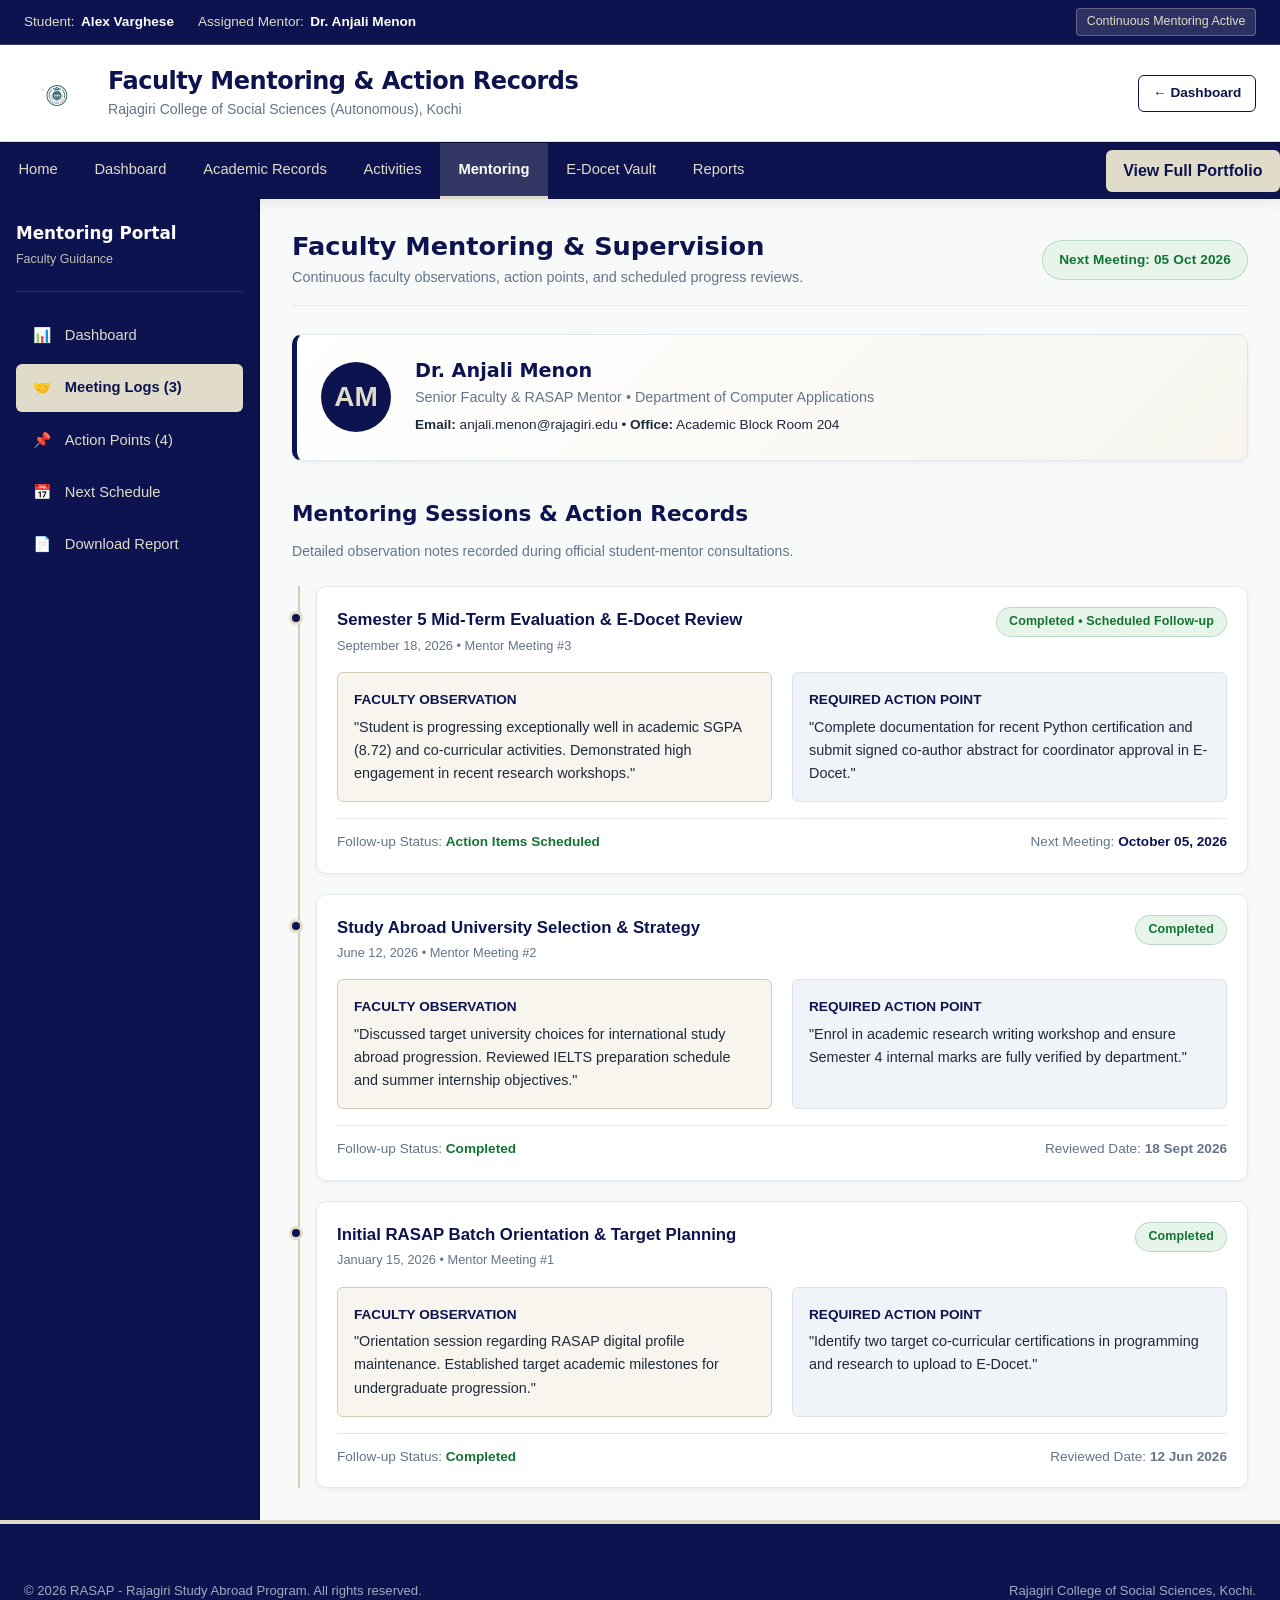
<file: rasap-frontend/mentoring.html>
<!DOCTYPE html>
<html lang="en">
<head>
  <meta charset="UTF-8">
  <meta name="viewport" content="width=device-width, initial-scale=1.0">
  <title>Faculty Mentoring Logs | RASAP Portal</title>
  <link rel="stylesheet" href="css/style.css">
  <link rel="stylesheet" href="css/dashboard.css">
  <link rel="stylesheet" href="css/responsive.css">
</head>
<body>

  <!-- Layered Institutional Top Utility Bar -->
  <div class="top-utility-bar">
    <div class="utility-container">
      <div class="utility-left">
        <div class="utility-item">
          <span>Student:</span>
          <strong>Alex Varghese</strong>
        </div>
        <div class="utility-item">
          <span>Assigned Mentor:</span>
          <strong>Dr. Anjali Menon</strong>
        </div>
      </div>
      <div class="utility-right">
        <span class="utility-badge">Continuous Mentoring Active</span>
      </div>
    </div>
  </div>

  <!-- Main Brand Header -->
  <header class="main-header">
    <div class="header-container">
      <div class="brand-wrapper">
        <img src="assets/rasap-logo.png" alt="RASAP Logo - Rajagiri Study Abroad Program" class="rasap-logo">
        <div class="brand-text">
          <h1>Faculty Mentoring &amp; Action Records</h1>
          <p>Rajagiri College of Social Sciences (Autonomous), Kochi</p>
        </div>
      </div>
      <div class="header-actions">
        <a href="student-dashboard.html" class="btn btn-outline btn-sm">&larr; Dashboard</a>
      </div>
    </div>
  </header>

  <!-- Navigation Bar -->
  <nav class="main-nav-bar">
    <div class="nav-container">
      <ul class="nav-menu">
        <li class="nav-item"><a href="index.html" class="nav-link">Home</a></li>
        <li class="nav-item"><a href="student-dashboard.html" class="nav-link">Dashboard</a></li>
        <li class="nav-item"><a href="academic.html" class="nav-link">Academic Records</a></li>
        <li class="nav-item"><a href="activities.html" class="nav-link">Activities</a></li>
        <li class="nav-item"><a href="mentoring.html" class="nav-link active">Mentoring</a></li>
        <li class="nav-item"><a href="e-docet.html" class="nav-link">E-Docet Vault</a></li>
        <li class="nav-item"><a href="reports.html" class="nav-link">Reports</a></li>
      </ul>
      <a href="reports.html" class="nav-portal-btn">View Full Portfolio</a>
    </div>
  </nav>

  <!-- Shell Layout -->
  <div class="dashboard-wrapper">

    <!-- Sidebar Menu -->
    <aside class="dashboard-sidebar">
      <div>
        <div class="sidebar-header">
          <div class="sidebar-header-title">
            <h4>Mentoring Portal</h4>
            <span>Faculty Guidance</span>
          </div>
        </div>

        <div class="sidebar-menu">
          <a href="student-dashboard.html" class="sidebar-link">
            <span class="sidebar-icon">📊</span> Dashboard
          </a>
          <a href="mentoring.html" class="sidebar-link active">
            <span class="sidebar-icon">🤝</span> Meeting Logs (3)
          </a>
          <a href="#" class="sidebar-link">
            <span class="sidebar-icon">📌</span> Action Points (4)
          </a>
          <a href="#" class="sidebar-link">
            <span class="sidebar-icon">📅</span> Next Schedule
          </a>
          <a href="reports.html" class="sidebar-link">
            <span class="sidebar-icon">📄</span> Download Report
          </a>
        </div>
      </div>
    </aside>

    <!-- Main Content -->
    <main class="dashboard-main">

      <div class="dashboard-header-bar">
        <div class="page-title">
          <h2>Faculty Mentoring &amp; Supervision</h2>
          <p>Continuous faculty observations, action points, and scheduled progress reviews.</p>
        </div>
        <span class="badge badge-approved" style="font-size: 0.85rem; padding: 0.5rem 1rem;">Next Meeting: 05 Oct 2026</span>
      </div>

      <!-- Assigned Mentor Profile Card -->
      <div class="card" style="margin-bottom: 2.5rem; background: linear-gradient(135deg, var(--white) 0%, var(--cream-light) 100%); border-left: 5px solid var(--navy-primary);">
        <div style="display: flex; align-items: center; gap: 1.5rem; flex-wrap: wrap;">
          <div style="width: 70px; height: 70px; border-radius: 50%; background-color: var(--navy-primary); color: var(--cream-primary); font-size: 1.75rem; font-weight: 700; display: flex; align-items: center; justify-content: justify-center; display: flex; align-items: center; justify-content: center;">
            AM
          </div>
          <div>
            <h3 style="color: var(--navy-primary); margin-bottom: 0.2rem;">Dr. Anjali Menon</h3>
            <p style="color: var(--text-muted); font-size: 0.9rem; margin-bottom: 0.3rem;">Senior Faculty &amp; RASAP Mentor &bull; Department of Computer Applications</p>
            <div style="font-size: 0.85rem; color: var(--text-dark);">
              <strong>Email:</strong> anjali.menon@rajagiri.edu &bull; <strong>Office:</strong> Academic Block Room 204
            </div>
          </div>
        </div>
      </div>

      <!-- Mentoring Meeting Timeline -->
      <div style="margin-bottom: 1.5rem;">
        <h3>Mentoring Sessions &amp; Action Records</h3>
        <p class="text-muted" style="font-size: 0.88rem;">Detailed observation notes recorded during official student-mentor consultations.</p>
      </div>

      <div class="timeline">

        <!-- Session 1 -->
        <div class="timeline-item">
          <div class="timeline-header">
            <div>
              <div class="timeline-title">Semester 5 Mid-Term Evaluation &amp; E-Docet Review</div>
              <div class="timeline-date">September 18, 2026 &bull; Mentor Meeting #3</div>
            </div>
            <span class="badge badge-approved">Completed &bull; Scheduled Follow-up</span>
          </div>

          <div style="display: grid; grid-template-columns: 1fr 1fr; gap: 1.25rem; margin-top: 1rem;">
            
            <div style="background-color: var(--cream-light); padding: 1rem; border-radius: var(--radius-sm); border: 1px solid var(--cream-dark);">
              <strong style="display: block; font-size: 0.85rem; color: var(--navy-primary); margin-bottom: 0.3rem; text-transform: uppercase;">Faculty Observation</strong>
              <p style="font-size: 0.9rem; margin-bottom: 0; color: var(--text-dark);">
                "Student is progressing exceptionally well in academic SGPA (8.72) and co-curricular activities. Demonstrated high engagement in recent research workshops."
              </p>
            </div>

            <div style="background-color: #F0F4F8; padding: 1rem; border-radius: var(--radius-sm); border: 1px solid var(--border-color);">
              <strong style="display: block; font-size: 0.85rem; color: var(--navy-primary); margin-bottom: 0.3rem; text-transform: uppercase;">Required Action Point</strong>
              <p style="font-size: 0.9rem; margin-bottom: 0; color: var(--text-dark);">
                "Complete documentation for recent Python certification and submit signed co-author abstract for coordinator approval in E-Docet."
              </p>
            </div>

          </div>

          <div style="margin-top: 1rem; display: flex; justify-content: space-between; align-items: center; font-size: 0.85rem; color: var(--text-muted); border-top: 1px solid var(--border-light); padding-top: 0.75rem;">
            <span>Follow-up Status: <strong style="color: var(--status-approved-text);">Action Items Scheduled</strong></span>
            <span>Next Meeting: <strong style="color: var(--navy-primary);">October 05, 2026</strong></span>
          </div>
        </div>

        <!-- Session 2 -->
        <div class="timeline-item">
          <div class="timeline-header">
            <div>
              <div class="timeline-title">Study Abroad University Selection &amp; Strategy</div>
              <div class="timeline-date">June 12, 2026 &bull; Mentor Meeting #2</div>
            </div>
            <span class="badge badge-approved">Completed</span>
          </div>

          <div style="display: grid; grid-template-columns: 1fr 1fr; gap: 1.25rem; margin-top: 1rem;">
            
            <div style="background-color: var(--cream-light); padding: 1rem; border-radius: var(--radius-sm); border: 1px solid var(--cream-dark);">
              <strong style="display: block; font-size: 0.85rem; color: var(--navy-primary); margin-bottom: 0.3rem; text-transform: uppercase;">Faculty Observation</strong>
              <p style="font-size: 0.9rem; margin-bottom: 0; color: var(--text-dark);">
                "Discussed target university choices for international study abroad progression. Reviewed IELTS preparation schedule and summer internship objectives."
              </p>
            </div>

            <div style="background-color: #F0F4F8; padding: 1rem; border-radius: var(--radius-sm); border: 1px solid var(--border-color);">
              <strong style="display: block; font-size: 0.85rem; color: var(--navy-primary); margin-bottom: 0.3rem; text-transform: uppercase;">Required Action Point</strong>
              <p style="font-size: 0.9rem; margin-bottom: 0; color: var(--text-dark);">
                "Enrol in academic research writing workshop and ensure Semester 4 internal marks are fully verified by department."
              </p>
            </div>

          </div>

          <div style="margin-top: 1rem; display: flex; justify-content: space-between; align-items: center; font-size: 0.85rem; color: var(--text-muted); border-top: 1px solid var(--border-light); padding-top: 0.75rem;">
            <span>Follow-up Status: <strong style="color: var(--status-approved-text);">Completed</strong></span>
            <span>Reviewed Date: <strong>18 Sept 2026</strong></span>
          </div>
        </div>

        <!-- Session 3 -->
        <div class="timeline-item">
          <div class="timeline-header">
            <div>
              <div class="timeline-title">Initial RASAP Batch Orientation &amp; Target Planning</div>
              <div class="timeline-date">January 15, 2026 &bull; Mentor Meeting #1</div>
            </div>
            <span class="badge badge-approved">Completed</span>
          </div>

          <div style="display: grid; grid-template-columns: 1fr 1fr; gap: 1.25rem; margin-top: 1rem;">
            
            <div style="background-color: var(--cream-light); padding: 1rem; border-radius: var(--radius-sm); border: 1px solid var(--cream-dark);">
              <strong style="display: block; font-size: 0.85rem; color: var(--navy-primary); margin-bottom: 0.3rem; text-transform: uppercase;">Faculty Observation</strong>
              <p style="font-size: 0.9rem; margin-bottom: 0; color: var(--text-dark);">
                "Orientation session regarding RASAP digital profile maintenance. Established target academic milestones for undergraduate progression."
              </p>
            </div>

            <div style="background-color: #F0F4F8; padding: 1rem; border-radius: var(--radius-sm); border: 1px solid var(--border-color);">
              <strong style="display: block; font-size: 0.85rem; color: var(--navy-primary); margin-bottom: 0.3rem; text-transform: uppercase;">Required Action Point</strong>
              <p style="font-size: 0.9rem; margin-bottom: 0; color: var(--text-dark);">
                "Identify two target co-curricular certifications in programming and research to upload to E-Docet."
              </p>
            </div>

          </div>

          <div style="margin-top: 1rem; display: flex; justify-content: space-between; align-items: center; font-size: 0.85rem; color: var(--text-muted); border-top: 1px solid var(--border-light); padding-top: 0.75rem;">
            <span>Follow-up Status: <strong style="color: var(--status-approved-text);">Completed</strong></span>
            <span>Reviewed Date: <strong>12 Jun 2026</strong></span>
          </div>
        </div>

      </div>

    </main>
  </div>

  <!-- Footer -->
  <footer class="main-footer" style="margin-top: 0;">
    <div class="footer-bottom" style="border-top: none; padding-top: 0;">
      <div>&copy; 2026 RASAP - Rajagiri Study Abroad Program. All rights reserved.</div>
      <div>Rajagiri College of Social Sciences, Kochi.</div>
    </div>
  </footer>

</body>
</html>
</file>
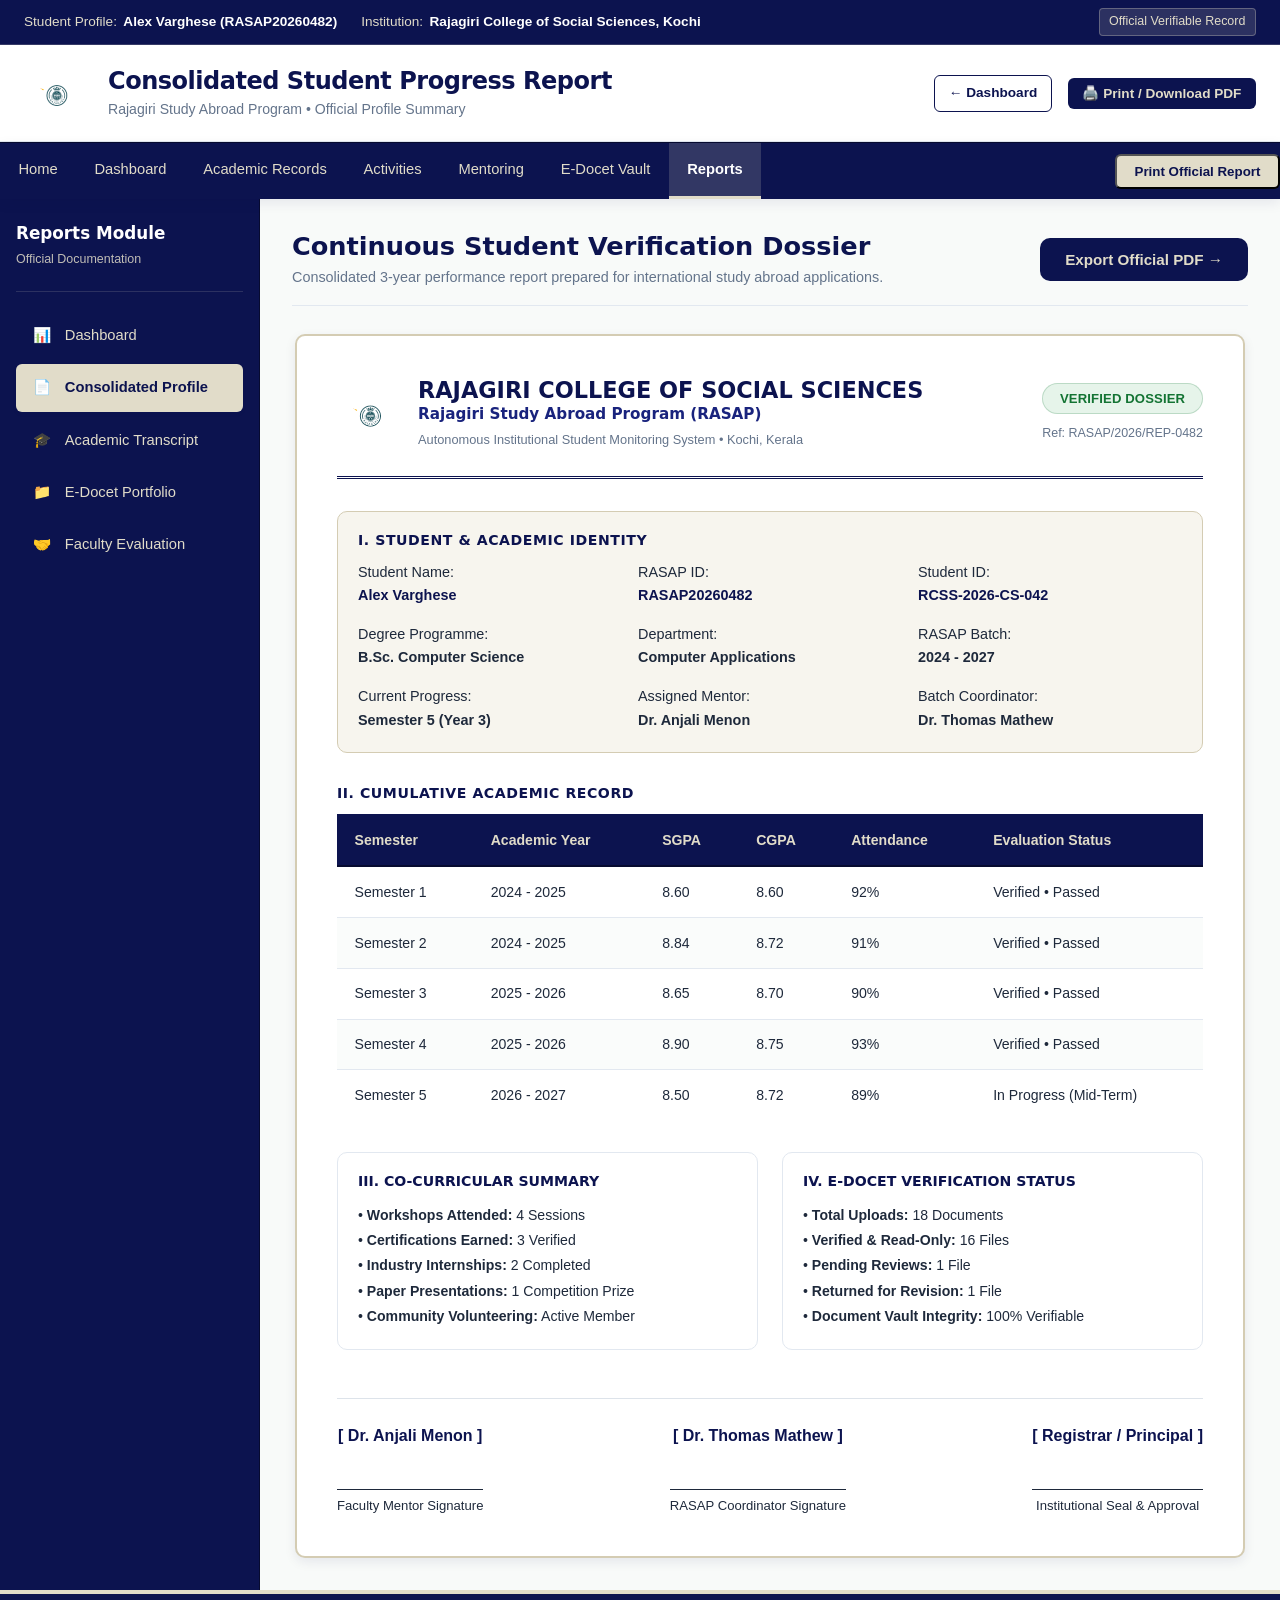
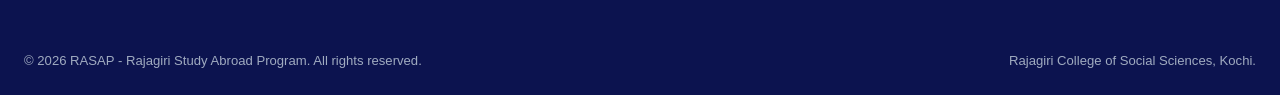
<file: rasap-frontend/reports.html>
<!DOCTYPE html>
<html lang="en">
<head>
  <meta charset="UTF-8">
  <meta name="viewport" content="width=device-width, initial-scale=1.0">
  <title>Consolidated Student Reports | RASAP Portal</title>
  <link rel="stylesheet" href="css/style.css">
  <link rel="stylesheet" href="css/dashboard.css">
  <link rel="stylesheet" href="css/responsive.css">
</head>
<body>

  <!-- Layered Institutional Top Utility Bar -->
  <div class="top-utility-bar">
    <div class="utility-container">
      <div class="utility-left">
        <div class="utility-item">
          <span>Student Profile:</span>
          <strong>Alex Varghese (RASAP20260482)</strong>
        </div>
        <div class="utility-item">
          <span>Institution:</span>
          <strong>Rajagiri College of Social Sciences, Kochi</strong>
        </div>
      </div>
      <div class="utility-right">
        <span class="utility-badge">Official Verifiable Record</span>
      </div>
    </div>
  </div>

  <!-- Main Brand Header -->
  <header class="main-header">
    <div class="header-container">
      <div class="brand-wrapper">
        <img src="assets/rasap-logo.png" alt="RASAP Logo - Rajagiri Study Abroad Program" class="rasap-logo">
        <div class="brand-text">
          <h1>Consolidated Student Progress Report</h1>
          <p>Rajagiri Study Abroad Program &bull; Official Profile Summary</p>
        </div>
      </div>
      <div class="header-actions">
        <a href="student-dashboard.html" class="btn btn-outline btn-sm">&larr; Dashboard</a>
        <button type="button" class="btn btn-primary btn-sm" onclick="window.print()">🖨️ Print / Download PDF</button>
      </div>
    </div>
  </header>

  <!-- Navigation Bar -->
  <nav class="main-nav-bar">
    <div class="nav-container">
      <ul class="nav-menu">
        <li class="nav-item"><a href="index.html" class="nav-link">Home</a></li>
        <li class="nav-item"><a href="student-dashboard.html" class="nav-link">Dashboard</a></li>
        <li class="nav-item"><a href="academic.html" class="nav-link">Academic Records</a></li>
        <li class="nav-item"><a href="activities.html" class="nav-link">Activities</a></li>
        <li class="nav-item"><a href="mentoring.html" class="nav-link">Mentoring</a></li>
        <li class="nav-item"><a href="e-docet.html" class="nav-link">E-Docet Vault</a></li>
        <li class="nav-item"><a href="reports.html" class="nav-link active">Reports</a></li>
      </ul>
      <button type="button" class="nav-portal-btn" onclick="window.print()">Print Official Report</button>
    </div>
  </nav>

  <!-- Shell Layout -->
  <div class="dashboard-wrapper">

    <!-- Sidebar Menu -->
    <aside class="dashboard-sidebar">
      <div>
        <div class="sidebar-header">
          <div class="sidebar-header-title">
            <h4>Reports Module</h4>
            <span>Official Documentation</span>
          </div>
        </div>

        <div class="sidebar-menu">
          <a href="student-dashboard.html" class="sidebar-link">
            <span class="sidebar-icon">📊</span> Dashboard
          </a>
          <a href="reports.html" class="sidebar-link active">
            <span class="sidebar-icon">📄</span> Consolidated Profile
          </a>
          <a href="academic.html" class="sidebar-link">
            <span class="sidebar-icon">🎓</span> Academic Transcript
          </a>
          <a href="e-docet.html" class="sidebar-link">
            <span class="sidebar-icon">📁</span> E-Docet Portfolio
          </a>
          <a href="mentoring.html" class="sidebar-link">
            <span class="sidebar-icon">🤝</span> Faculty Evaluation
          </a>
        </div>
      </div>
    </aside>

    <!-- Main Content -->
    <main class="dashboard-main">

      <div class="dashboard-header-bar">
        <div class="page-title">
          <h2>Continuous Student Verification Dossier</h2>
          <p>Consolidated 3-year performance report prepared for international study abroad applications.</p>
        </div>
        <button type="button" class="btn btn-primary" onclick="window.print()">Export Official PDF &rarr;</button>
      </div>

      <!-- Printable Report Sheet Container -->
      <div class="card" style="padding: 2.5rem; border: 2px solid var(--cream-dark); max-width: 950px; margin: 0 auto; box-shadow: var(--shadow-md); background-color: var(--white);">
        
        <!-- Document Institutional Banner Header -->
        <div style="display: flex; justify-content: space-between; align-items: center; border-bottom: 3px double var(--navy-primary); padding-bottom: 1.5rem; margin-bottom: 2rem;">
          <div style="display: flex; align-items: center; gap: 1rem;">
            <img src="assets/rasap-logo.png" alt="RASAP Logo" style="height: 65px; object-fit: contain;">
            <div>
              <h2 style="font-size: 1.4rem; color: var(--navy-primary); margin-bottom: 0.1rem;">RAJAGIRI COLLEGE OF SOCIAL SCIENCES</h2>
              <h4 style="font-size: 0.95rem; color: var(--navy-light); margin-bottom: 0.1rem; font-weight: 600;">Rajagiri Study Abroad Program (RASAP)</h4>
              <span style="font-size: 0.8rem; color: var(--text-muted);">Autonomous Institutional Student Monitoring System &bull; Kochi, Kerala</span>
            </div>
          </div>
          <div style="text-align: right;">
            <span class="badge badge-approved" style="display: block; font-size: 0.82rem; margin-bottom: 0.3rem;">VERIFIED DOSSIER</span>
            <span style="font-size: 0.78rem; color: var(--text-muted);">Ref: RASAP/2026/REP-0482</span>
          </div>
        </div>

        <!-- Student Identification Matrix -->
        <div style="background-color: var(--cream-light); border: 1px solid var(--cream-dark); border-radius: var(--radius-md); padding: 1.25rem; margin-bottom: 2rem;">
          <h4 style="color: var(--navy-primary); margin-bottom: 0.75rem; text-transform: uppercase; font-size: 0.88rem; letter-spacing: 0.04em;">I. Student &amp; Academic Identity</h4>
          
          <div style="display: grid; grid-template-columns: repeat(3, 1fr); gap: 1rem; font-size: 0.9rem;">
            <div><span>Student Name:</span> <strong style="display: block; color: var(--navy-primary);">Alex Varghese</strong></div>
            <div><span>RASAP ID:</span> <strong style="display: block; color: var(--navy-primary);">RASAP20260482</strong></div>
            <div><span>Student ID:</span> <strong style="display: block; color: var(--navy-primary);">RCSS-2026-CS-042</strong></div>
            
            <div><span>Degree Programme:</span> <strong style="display: block; color: var(--text-dark);">B.Sc. Computer Science</strong></div>
            <div><span>Department:</span> <strong style="display: block; color: var(--text-dark);">Computer Applications</strong></div>
            <div><span>RASAP Batch:</span> <strong style="display: block; color: var(--text-dark);">2024 - 2027</strong></div>

            <div><span>Current Progress:</span> <strong style="display: block; color: var(--text-dark);">Semester 5 (Year 3)</strong></div>
            <div><span>Assigned Mentor:</span> <strong style="display: block; color: var(--text-dark);">Dr. Anjali Menon</strong></div>
            <div><span>Batch Coordinator:</span> <strong style="display: block; color: var(--text-dark);">Dr. Thomas Mathew</strong></div>
          </div>
        </div>

        <!-- Academic Performance Summary -->
        <div style="margin-bottom: 2rem;">
          <h4 style="color: var(--navy-primary); margin-bottom: 0.75rem; text-transform: uppercase; font-size: 0.88rem; letter-spacing: 0.04em;">II. Cumulative Academic Record</h4>
          
          <table class="data-table" style="font-size: 0.88rem;">
            <thead>
              <tr>
                <th>Semester</th>
                <th>Academic Year</th>
                <th>SGPA</th>
                <th>CGPA</th>
                <th>Attendance</th>
                <th>Evaluation Status</th>
              </tr>
            </thead>
            <tbody>
              <tr>
                <td>Semester 1</td>
                <td>2024 - 2025</td>
                <td>8.60</td>
                <td>8.60</td>
                <td>92%</td>
                <td>Verified &bull; Passed</td>
              </tr>
              <tr>
                <td>Semester 2</td>
                <td>2024 - 2025</td>
                <td>8.84</td>
                <td>8.72</td>
                <td>91%</td>
                <td>Verified &bull; Passed</td>
              </tr>
              <tr>
                <td>Semester 3</td>
                <td>2025 - 2026</td>
                <td>8.65</td>
                <td>8.70</td>
                <td>90%</td>
                <td>Verified &bull; Passed</td>
              </tr>
              <tr>
                <td>Semester 4</td>
                <td>2025 - 2026</td>
                <td>8.90</td>
                <td>8.75</td>
                <td>93%</td>
                <td>Verified &bull; Passed</td>
              </tr>
              <tr>
                <td>Semester 5</td>
                <td>2026 - 2027</td>
                <td>8.50</td>
                <td>8.72</td>
                <td>89%</td>
                <td>In Progress (Mid-Term)</td>
              </tr>
            </tbody>
          </table>
        </div>

        <!-- Co-Curricular & E-Docet Summary -->
        <div style="display: grid; grid-template-columns: 1fr 1fr; gap: 1.5rem; margin-bottom: 2rem;">
          
          <div style="border: 1px solid var(--border-light); padding: 1.25rem; border-radius: var(--radius-md);">
            <h4 style="color: var(--navy-primary); margin-bottom: 0.75rem; font-size: 0.88rem; text-transform: uppercase;">III. Co-Curricular Summary</h4>
            <ul style="font-size: 0.88rem; line-height: 1.8;">
              <li>&bull; <strong>Workshops Attended:</strong> 4 Sessions</li>
              <li>&bull; <strong>Certifications Earned:</strong> 3 Verified</li>
              <li>&bull; <strong>Industry Internships:</strong> 2 Completed</li>
              <li>&bull; <strong>Paper Presentations:</strong> 1 Competition Prize</li>
              <li>&bull; <strong>Community Volunteering:</strong> Active Member</li>
            </ul>
          </div>

          <div style="border: 1px solid var(--border-light); padding: 1.25rem; border-radius: var(--radius-md);">
            <h4 style="color: var(--navy-primary); margin-bottom: 0.75rem; font-size: 0.88rem; text-transform: uppercase;">IV. E-Docet Verification Status</h4>
            <ul style="font-size: 0.88rem; line-height: 1.8;">
              <li>&bull; <strong>Total Uploads:</strong> 18 Documents</li>
              <li>&bull; <strong>Verified &amp; Read-Only:</strong> 16 Files</li>
              <li>&bull; <strong>Pending Reviews:</strong> 1 File</li>
              <li>&bull; <strong>Returned for Revision:</strong> 1 File</li>
              <li>&bull; <strong>Document Vault Integrity:</strong> 100% Verifiable</li>
            </ul>
          </div>

        </div>

        <!-- Signatures & Institutional Endorsement -->
        <div style="margin-top: 3rem; padding-top: 1.5rem; border-top: 1px solid var(--border-color); display: flex; justify-content: space-between; align-items: flex-end;">
          <div style="text-align: center;">
            <div style="font-weight: 700; color: var(--navy-primary); margin-bottom: 2.5rem;">[ Dr. Anjali Menon ]</div>
            <span style="display: block; font-size: 0.82rem; color: var(--text-dark); border-top: 1px solid var(--text-dark); padding-top: 0.3rem;">Faculty Mentor Signature</span>
          </div>

          <div style="text-align: center;">
            <div style="font-weight: 700; color: var(--navy-primary); margin-bottom: 2.5rem;">[ Dr. Thomas Mathew ]</div>
            <span style="display: block; font-size: 0.82rem; color: var(--text-dark); border-top: 1px solid var(--text-dark); padding-top: 0.3rem;">RASAP Coordinator Signature</span>
          </div>

          <div style="text-align: center;">
            <div style="font-weight: 700; color: var(--navy-primary); margin-bottom: 2.5rem;">[ Registrar / Principal ]</div>
            <span style="display: block; font-size: 0.82rem; color: var(--text-dark); border-top: 1px solid var(--text-dark); padding-top: 0.3rem;">Institutional Seal &amp; Approval</span>
          </div>
        </div>

      </div>

    </main>
  </div>

  <!-- Footer -->
  <footer class="main-footer" style="margin-top: 0;">
    <div class="footer-bottom" style="border-top: none; padding-top: 0;">
      <div>&copy; 2026 RASAP - Rajagiri Study Abroad Program. All rights reserved.</div>
      <div>Rajagiri College of Social Sciences, Kochi.</div>
    </div>
  </footer>

</body>
</html>
</file>
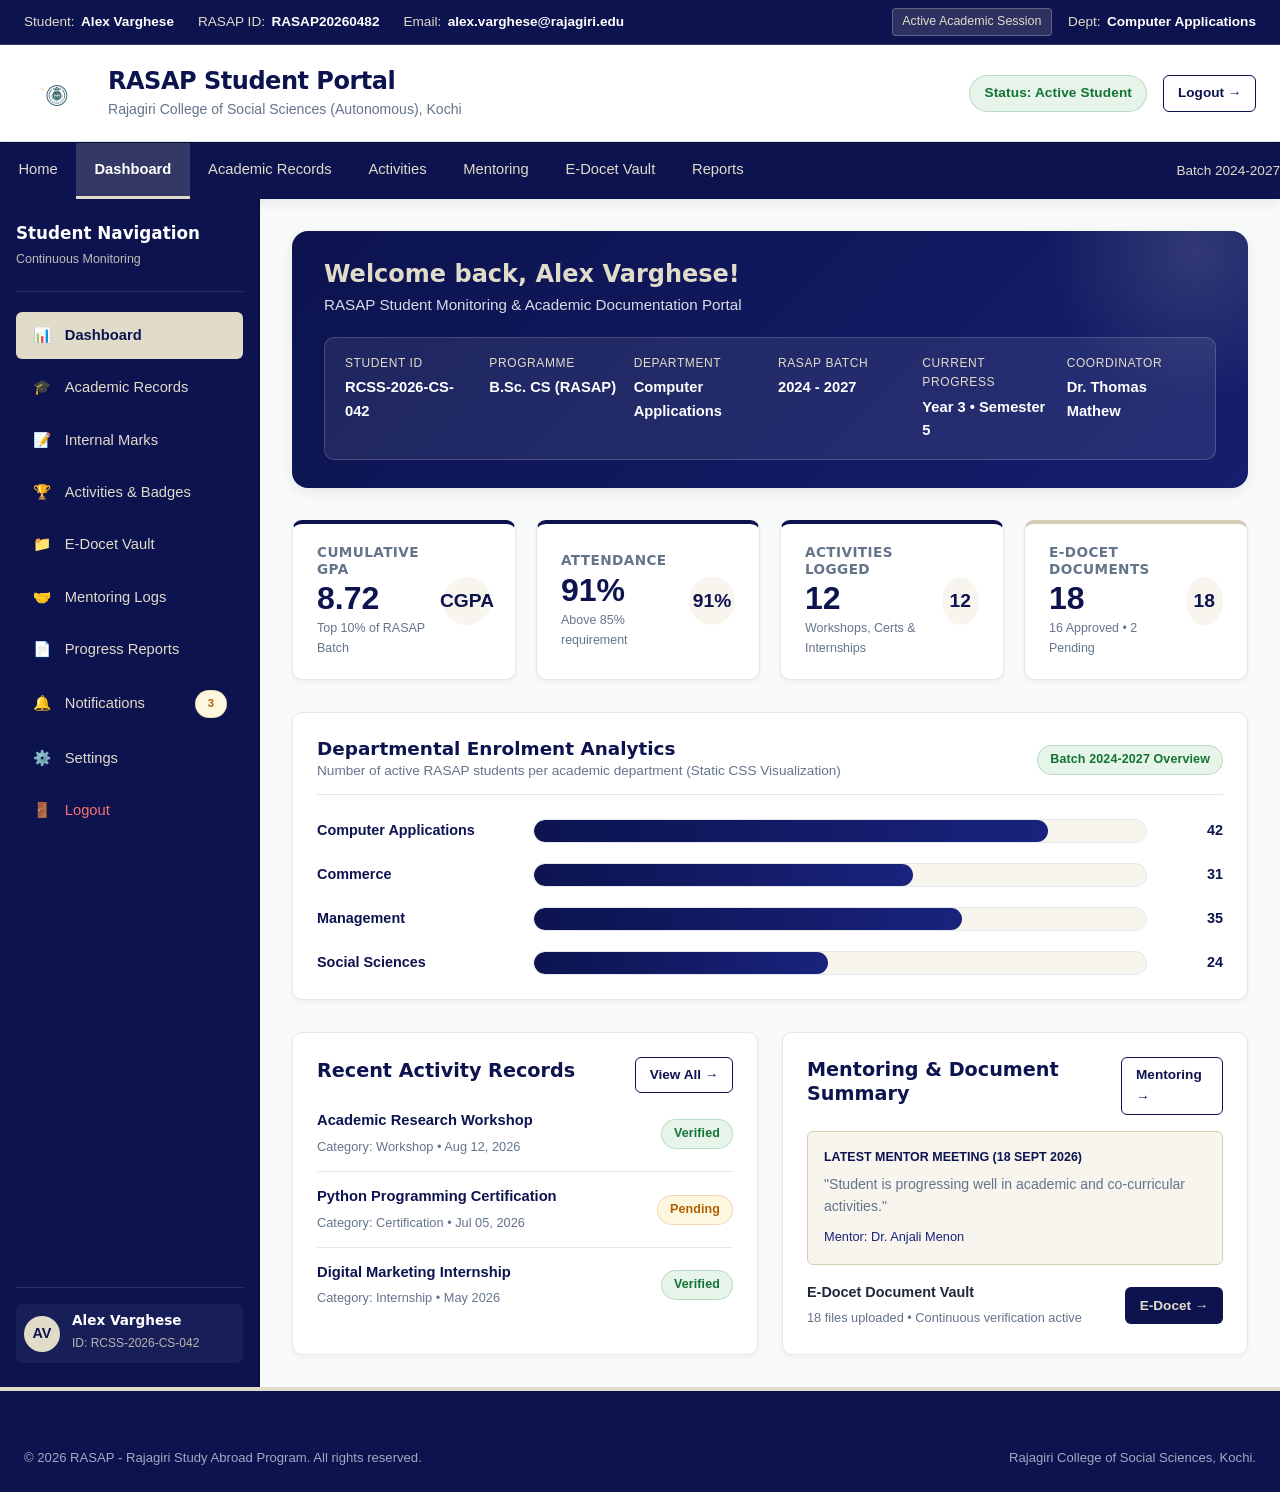
<file: rasap-frontend/student-dashboard.html>
<!DOCTYPE html>
<html lang="en">
<head>
  <meta charset="UTF-8">
  <meta name="viewport" content="width=device-width, initial-scale=1.0">
  <title>Student Dashboard | RASAP Portal - Rajagiri Study Abroad Program</title>
  <link rel="stylesheet" href="css/style.css">
  <link rel="stylesheet" href="css/dashboard.css">
  <link rel="stylesheet" href="css/responsive.css">
</head>
<body>

  <!-- Layered Institutional Top Utility Bar -->
  <div class="top-utility-bar">
    <div class="utility-container">
      <div class="utility-left">
        <div class="utility-item">
          <span>Student:</span>
          <strong>Alex Varghese</strong>
        </div>
        <div class="utility-item">
          <span>RASAP ID:</span>
          <strong>RASAP20260482</strong>
        </div>
        <div class="utility-item">
          <span>Email:</span>
          <strong>alex.varghese@rajagiri.edu</strong>
        </div>
      </div>
      <div class="utility-right">
        <span class="utility-badge">Active Academic Session</span>
        <div class="utility-item">
          <span>Dept:</span>
          <strong>Computer Applications</strong>
        </div>
      </div>
    </div>
  </div>

  <!-- Main Brand Header -->
  <header class="main-header">
    <div class="header-container">
      <div class="brand-wrapper">
        <img src="assets/rasap-logo.png" alt="RASAP Logo - Rajagiri Study Abroad Program" class="rasap-logo">
        <div class="brand-text">
          <h1>RASAP Student Portal</h1>
          <p>Rajagiri College of Social Sciences (Autonomous), Kochi</p>
        </div>
      </div>
      <div class="header-actions">
        <span class="badge badge-approved" style="padding: 0.4rem 0.9rem; font-size: 0.85rem;">Status: Active Student</span>
        <a href="login.html" class="btn btn-outline btn-sm">Logout &rarr;</a>
      </div>
    </div>
  </header>

  <!-- Navigation Bar -->
  <nav class="main-nav-bar">
    <div class="nav-container">
      <ul class="nav-menu">
        <li class="nav-item"><a href="index.html" class="nav-link">Home</a></li>
        <li class="nav-item"><a href="student-dashboard.html" class="nav-link active">Dashboard</a></li>
        <li class="nav-item"><a href="academic.html" class="nav-link">Academic Records</a></li>
        <li class="nav-item"><a href="activities.html" class="nav-link">Activities</a></li>
        <li class="nav-item"><a href="mentoring.html" class="nav-link">Mentoring</a></li>
        <li class="nav-item"><a href="e-docet.html" class="nav-link">E-Docet Vault</a></li>
        <li class="nav-item"><a href="reports.html" class="nav-link">Reports</a></li>
      </ul>
      <span style="color: var(--cream-primary); font-size: 0.85rem; font-weight: 500;">Batch 2024-2027</span>
    </div>
  </nav>

  <!-- Dashboard Shell Layout -->
  <div class="dashboard-wrapper">

    <!-- Sidebar Menu -->
    <aside class="dashboard-sidebar">
      <div>
        <div class="sidebar-header">
          <div class="sidebar-header-title">
            <h4>Student Navigation</h4>
            <span>Continuous Monitoring</span>
          </div>
        </div>

        <div class="sidebar-menu">
          <a href="student-dashboard.html" class="sidebar-link active">
            <span class="sidebar-icon">📊</span> Dashboard
          </a>
          <a href="academic.html" class="sidebar-link">
            <span class="sidebar-icon">🎓</span> Academic Records
          </a>
          <a href="academic.html#internal" class="sidebar-link">
            <span class="sidebar-icon">📝</span> Internal Marks
          </a>
          <a href="activities.html" class="sidebar-link">
            <span class="sidebar-icon">🏆</span> Activities &amp; Badges
          </a>
          <a href="e-docet.html" class="sidebar-link">
            <span class="sidebar-icon">📁</span> E-Docet Vault
          </a>
          <a href="mentoring.html" class="sidebar-link">
            <span class="sidebar-icon">🤝</span> Mentoring Logs
          </a>
          <a href="reports.html" class="sidebar-link">
            <span class="sidebar-icon">📄</span> Progress Reports
          </a>
          <a href="#" class="sidebar-link">
            <span class="sidebar-icon">🔔</span> Notifications <span class="badge badge-pending" style="margin-left: auto; font-size: 0.7rem;">3</span>
          </a>
          <a href="#" class="sidebar-link">
            <span class="sidebar-icon">⚙️</span> Settings
          </a>
          <a href="login.html" class="sidebar-link" style="color: #F87171;">
            <span class="sidebar-icon">🚪</span> Logout
          </a>
        </div>
      </div>

      <div class="sidebar-footer">
        <div class="sidebar-user-pill">
          <div class="user-avatar-sm">AV</div>
          <div class="user-info-sm">
            <h5>Alex Varghese</h5>
            <span>ID: RCSS-2026-CS-042</span>
          </div>
        </div>
      </div>
    </aside>

    <!-- Main Dashboard Area -->
    <main class="dashboard-main">

      <!-- Student Profile Information Banner -->
      <div class="student-profile-banner">
        <div class="banner-welcome">
          <h3>Welcome back, Alex Varghese!</h3>
          <p>RASAP Student Monitoring &amp; Academic Documentation Portal</p>
        </div>

        <div class="info-grid">
          <div class="info-item">
            <span>Student ID</span>
            <strong>RCSS-2026-CS-042</strong>
          </div>
          <div class="info-item">
            <span>Programme</span>
            <strong>B.Sc. CS (RASAP)</strong>
          </div>
          <div class="info-item">
            <span>Department</span>
            <strong>Computer Applications</strong>
          </div>
          <div class="info-item">
            <span>RASAP Batch</span>
            <strong>2024 - 2027</strong>
          </div>
          <div class="info-item">
            <span>Current Progress</span>
            <strong>Year 3 &bull; Semester 5</strong>
          </div>
          <div class="info-item">
            <span>Coordinator</span>
            <strong>Dr. Thomas Mathew</strong>
          </div>
        </div>
      </div>

      <!-- Metric Summary Cards (DEMO values) -->
      <div class="metric-grid">
        <div class="metric-card">
          <div class="metric-data">
            <h4>Cumulative GPA</h4>
            <div class="value">8.72</div>
            <div class="subtext">Top 10% of RASAP Batch</div>
          </div>
          <div class="metric-badge-icon">CGPA</div>
        </div>

        <div class="metric-card">
          <div class="metric-data">
            <h4>Attendance</h4>
            <div class="value">91%</div>
            <div class="subtext">Above 85% requirement</div>
          </div>
          <div class="metric-badge-icon">91%</div>
        </div>

        <div class="metric-card">
          <div class="metric-data">
            <h4>Activities Logged</h4>
            <div class="value">12</div>
            <div class="subtext">Workshops, Certs &amp; Internships</div>
          </div>
          <div class="metric-badge-icon">12</div>
        </div>

        <div class="metric-card accent-cream">
          <div class="metric-data">
            <h4>E-Docet Documents</h4>
            <div class="value">18</div>
            <div class="subtext">16 Approved &bull; 2 Pending</div>
          </div>
          <div class="metric-badge-icon">18</div>
        </div>
      </div>

      <!-- Dashboard Analytics Section (CSS-Only Bar Chart - NO JS) -->
      <div class="chart-section">
        <div class="chart-header">
          <div>
            <h3>Departmental Enrolment Analytics</h3>
            <p class="text-muted" style="font-size: 0.85rem; margin-bottom: 0;">Number of active RASAP students per academic department (Static CSS Visualization)</p>
          </div>
          <span class="badge badge-approved">Batch 2024-2027 Overview</span>
        </div>

        <div class="css-bar-chart">
          
          <div class="chart-bar-group">
            <div class="bar-dept-name">Computer Applications</div>
            <div class="bar-track">
              <div class="bar-fill" style="width: 84%;"></div>
            </div>
            <div class="bar-count">42</div>
          </div>

          <div class="chart-bar-group">
            <div class="bar-dept-name">Commerce</div>
            <div class="bar-track">
              <div class="bar-fill" style="width: 62%;"></div>
            </div>
            <div class="bar-count">31</div>
          </div>

          <div class="chart-bar-group">
            <div class="bar-dept-name">Management</div>
            <div class="bar-track">
              <div class="bar-fill" style="width: 70%;"></div>
            </div>
            <div class="bar-count">35</div>
          </div>

          <div class="chart-bar-group">
            <div class="bar-dept-name">Social Sciences</div>
            <div class="bar-track">
              <div class="bar-fill" style="width: 48%;"></div>
            </div>
            <div class="bar-count">24</div>
          </div>

        </div>
      </div>

      <!-- Dashboard Widgets Grid -->
      <div style="display: grid; grid-template-columns: 1fr 1fr; gap: 1.5rem;">
        
        <!-- Recent Activities Card -->
        <div class="card">
          <div style="display: flex; justify-content: space-between; align-items: center; margin-bottom: 1rem;">
            <h3>Recent Activity Records</h3>
            <a href="activities.html" class="btn btn-sm btn-outline">View All &rarr;</a>
          </div>
          <ul style="display: flex; flex-direction: column; gap: 0.8rem;">
            <li style="padding-bottom: 0.8rem; border-bottom: 1px solid var(--border-light); display: flex; justify-content: space-between; align-items: center;">
              <div>
                <strong style="display: block; font-size: 0.92rem; color: var(--navy-primary);">Academic Research Workshop</strong>
                <span style="font-size: 0.8rem; color: var(--text-muted);">Category: Workshop &bull; Aug 12, 2026</span>
              </div>
              <span class="badge badge-verified">Verified</span>
            </li>

            <li style="padding-bottom: 0.8rem; border-bottom: 1px solid var(--border-light); display: flex; justify-content: space-between; align-items: center;">
              <div>
                <strong style="display: block; font-size: 0.92rem; color: var(--navy-primary);">Python Programming Certification</strong>
                <span style="font-size: 0.8rem; color: var(--text-muted);">Category: Certification &bull; Jul 05, 2026</span>
              </div>
              <span class="badge badge-pending">Pending</span>
            </li>

            <li style="display: flex; justify-content: space-between; align-items: center;">
              <div>
                <strong style="display: block; font-size: 0.92rem; color: var(--navy-primary);">Digital Marketing Internship</strong>
                <span style="font-size: 0.8rem; color: var(--text-muted);">Category: Internship &bull; May 2026</span>
              </div>
              <span class="badge badge-verified">Verified</span>
            </li>
          </ul>
        </div>

        <!-- Mentoring & E-Docet Quick Status -->
        <div class="card">
          <div style="display: flex; justify-content: space-between; align-items: center; margin-bottom: 1rem;">
            <h3>Mentoring &amp; Document Summary</h3>
            <a href="mentoring.html" class="btn btn-sm btn-outline">Mentoring &rarr;</a>
          </div>
          
          <div style="background-color: var(--cream-light); padding: 1rem; border-radius: var(--radius-sm); border: 1px solid var(--cream-dark); margin-bottom: 1rem;">
            <span style="display: block; font-size: 0.78rem; color: var(--navy-primary); font-weight: 600; text-transform: uppercase;">Latest Mentor Meeting (18 Sept 2026)</span>
            <p style="font-size: 0.88rem; margin-top: 0.3rem; margin-bottom: 0.3rem;">"Student is progressing well in academic and co-curricular activities."</p>
            <span style="font-size: 0.8rem; color: var(--navy-light); font-weight: 500;">Mentor: Dr. Anjali Menon</span>
          </div>

          <div style="display: flex; justify-content: space-between; align-items: center;">
            <div>
              <strong style="display: block; font-size: 0.9rem;">E-Docet Document Vault</strong>
              <span style="font-size: 0.8rem; color: var(--text-muted);">18 files uploaded &bull; Continuous verification active</span>
            </div>
            <a href="e-docet.html" class="btn btn-sm btn-primary">E-Docet &rarr;</a>
          </div>
        </div>

      </div>

    </main>
  </div>

  <!-- Footer -->
  <footer class="main-footer" style="margin-top: 0;">
    <div class="footer-bottom" style="border-top: none; padding-top: 0;">
      <div>&copy; 2026 RASAP - Rajagiri Study Abroad Program. All rights reserved.</div>
      <div>Rajagiri College of Social Sciences, Kochi.</div>
    </div>
  </footer>

</body>
</html>
</file>
<file: rasap-frontend/css/style.css>
/* ==========================================================================
   RASAP - Rajagiri Study Abroad Program
   Rajagiri College of Social Sciences, Kochi
   Global Stylesheet (style.css)
   Strict HTML5 + CSS3 Architecture
   ========================================================================== */

/* --------------------------------------------------------------------------
   1. DESIGN TOKENS & CSS VARIABLES
   -------------------------------------------------------------------------- */
:root {
  /* Brand Colors */
  --navy-primary: #0C134F;
  --navy-dark: #070B30;
  --navy-light: #19237D;
  --navy-subtle: #232D80;
  
  --cream-primary: #E1DCC9;
  --cream-light: #F7F5EE;
  --cream-soft: #EFECE1;
  --cream-dark: #D4CCB3;

  /* Neutral Surface & Text Colors */
  --bg-main: #F8FAF9;
  --white: #FFFFFF;
  --text-dark: #1E293B;
  --text-muted: #64748B;
  --text-light: #94A3B8;

  /* Status Colors (Academic & Institutional) */
  --status-approved-bg: #E6F4EA;
  --status-approved-text: #137333;
  --status-pending-bg: #FEF7E0;
  --status-pending-text: #B06000;
  --status-rejected-bg: #FCE8E6;
  --status-rejected-text: #C5221F;
  --status-progress-bg: #E8F0FE;
  --status-progress-text: #1A73E8;

  /* Layout & Borders */
  --border-color: #DDE3EA;
  --border-light: #E2E8F0;
  --radius-sm: 6px;
  --radius-md: 10px;
  --radius-lg: 16px;

  /* Shadows */
  --shadow-sm: 0 2px 4px rgba(12, 19, 79, 0.05);
  --shadow-md: 0 4px 12px rgba(12, 19, 79, 0.08);
  --shadow-lg: 0 10px 25px rgba(12, 19, 79, 0.12);

  /* Typography */
  --font-main: 'Inter', -apple-system, BlinkMacSystemFont, 'Segoe UI', Roboto, Helvetica, Arial, sans-serif;
  --font-heading: 'Inter', system-ui, -apple-system, sans-serif;
}

/* --------------------------------------------------------------------------
   2. RESET & BASE STYLES
   -------------------------------------------------------------------------- */
*, *::before, *::after {
  box-sizing: border-box;
  margin: 0;
  padding: 0;
}

html {
  font-size: 16px;
  scroll-behavior: smooth;
}

body {
  font-family: var(--font-main);
  background-color: var(--bg-main);
  color: var(--text-dark);
  line-height: 1.6;
  -webkit-font-smoothing: antialiased;
}

a {
  color: var(--navy-primary);
  text-decoration: none;
  transition: color 0.2s ease;
}

a:hover {
  color: var(--navy-light);
}

ul {
  list-style: none;
}

img {
  max-width: 100%;
  height: auto;
  display: block;
}

/* --------------------------------------------------------------------------
   3. TYPOGRAPHY
   -------------------------------------------------------------------------- */
h1, h2, h3, h4, h5, h6 {
  font-family: var(--font-heading);
  color: var(--navy-primary);
  font-weight: 700;
  line-height: 1.25;
  margin-bottom: 0.75rem;
}

h1 { font-size: 2.25rem; }
h2 { font-size: 1.75rem; }
h3 { font-size: 1.35rem; }
h4 { font-size: 1.15rem; }

p {
  margin-bottom: 1rem;
  color: var(--text-dark);
}

.text-muted {
  color: var(--text-muted);
}

.text-cream {
  color: var(--cream-primary);
}

.text-navy {
  color: var(--navy-primary);
}

/* --------------------------------------------------------------------------
   4. LAYERED INSTITUTIONAL HEADER & TOP UTILITY BAR
   -------------------------------------------------------------------------- */
.top-utility-bar {
  background-color: var(--navy-primary);
  color: var(--cream-primary);
  padding: 0.5rem 1.5rem;
  font-size: 0.85rem;
  border-bottom: 1px solid rgba(225, 220, 201, 0.2);
}

.utility-container {
  max-width: 1280px;
  margin: 0 auto;
  display: flex;
  justify-content: space-between;
  align-items: center;
  flex-wrap: wrap;
  gap: 0.5rem;
}

.utility-left {
  display: flex;
  align-items: center;
  gap: 1.5rem;
}

.utility-item {
  display: flex;
  align-items: center;
  gap: 0.4rem;
}

.utility-item strong {
  color: var(--white);
  font-weight: 600;
}

.utility-right {
  display: flex;
  align-items: center;
  gap: 1rem;
}

.utility-badge {
  background-color: rgba(225, 220, 201, 0.15);
  color: var(--cream-primary);
  padding: 0.2rem 0.6rem;
  border-radius: 4px;
  font-size: 0.78rem;
  border: 1px solid rgba(225, 220, 201, 0.3);
}

/* Main Brand Header */
.main-header {
  background-color: var(--white);
  padding: 1rem 1.5rem;
  border-bottom: 1px solid var(--border-light);
  box-shadow: var(--shadow-sm);
}

.header-container {
  max-width: 1280px;
  margin: 0 auto;
  display: flex;
  justify-content: space-between;
  align-items: center;
}

.brand-wrapper {
  display: flex;
  align-items: center;
  gap: 1.25rem;
}

.rasap-logo {
  height: 64px;
  width: auto;
  object-fit: contain;
  /* Preservation of original logo colors including yellow tassel */
  background: transparent;
}

.brand-text h1 {
  font-size: 1.5rem;
  color: var(--navy-primary);
  margin-bottom: 0.1rem;
  letter-spacing: -0.02em;
}

.brand-text p {
  font-size: 0.88rem;
  color: var(--text-muted);
  margin-bottom: 0;
  font-weight: 500;
}

.header-actions {
  display: flex;
  align-items: center;
  gap: 1rem;
}

/* --------------------------------------------------------------------------
   5. MAIN NAVIGATION (NAVY & CREAM CSS TRANSITIONS)
   -------------------------------------------------------------------------- */
.main-nav-bar {
  background-color: var(--navy-primary);
  border-top: 1px solid var(--navy-dark);
  box-shadow: var(--shadow-md);
  position: sticky;
  top: 0;
  z-index: 1000;
}

.nav-container {
  max-width: 1280px;
  margin: 0 auto;
  display: flex;
  align-items: center;
  justify-content: space-between;
}

.nav-menu {
  display: flex;
  align-items: center;
  margin: 0;
  padding: 0;
}

.nav-item {
  position: relative;
}

.nav-link {
  display: block;
  padding: 0.9rem 1.15rem;
  color: var(--cream-primary);
  font-weight: 500;
  font-size: 0.92rem;
  transition: all 0.2s ease-in-out;
  border-bottom: 3px solid transparent;
}

.nav-link:hover {
  background-color: rgba(225, 220, 201, 0.12);
  color: var(--white);
  border-bottom-color: var(--cream-primary);
}

.nav-link.active {
  background-color: rgba(225, 220, 201, 0.18);
  color: var(--white);
  font-weight: 600;
  border-bottom-color: var(--cream-primary);
}

.nav-portal-btn {
  background-color: var(--cream-primary);
  color: var(--navy-primary);
  font-weight: 600;
  padding: 0.5rem 1.1rem;
  border-radius: var(--radius-sm);
  margin-left: 1rem;
  transition: all 0.2s ease;
}

.nav-portal-btn:hover {
  background-color: var(--white);
  color: var(--navy-primary);
  transform: translateY(-1px);
}

/* --------------------------------------------------------------------------
   6. LAYOUT & CONTAINERS
   -------------------------------------------------------------------------- */
.container {
  max-width: 1280px;
  margin: 0 auto;
  padding: 2.5rem 1.5rem;
}

.section-header {
  text-align: center;
  max-width: 750px;
  margin: 0 auto 2.5rem auto;
}

.section-header h2 {
  font-size: 2rem;
  color: var(--navy-primary);
  position: relative;
  display: inline-block;
  padding-bottom: 0.5rem;
}

.section-header h2::after {
  content: '';
  position: absolute;
  bottom: 0;
  left: 50%;
  transform: translateX(-50%);
  width: 60px;
  height: 3px;
  background-color: var(--cream-primary);
  border-radius: 2px;
}

.section-header p {
  color: var(--text-muted);
  font-size: 1.05rem;
  margin-top: 0.5rem;
}

/* --------------------------------------------------------------------------
   7. BUTTONS & UI ACCENTS
   -------------------------------------------------------------------------- */
.btn {
  display: inline-flex;
  align-items: center;
  justify-content: center;
  padding: 0.75rem 1.5rem;
  font-size: 0.95rem;
  font-weight: 600;
  border-radius: var(--radius-md);
  border: 1px solid transparent;
  cursor: pointer;
  transition: all 0.2s ease;
  gap: 0.5rem;
}

.btn-primary {
  background-color: var(--navy-primary);
  color: var(--cream-primary);
}

.btn-primary:hover {
  background-color: var(--navy-light);
  color: var(--white);
  box-shadow: var(--shadow-md);
  transform: translateY(-1px);
}

.btn-secondary {
  background-color: var(--cream-primary);
  color: var(--navy-primary);
  border-color: var(--cream-dark);
}

.btn-secondary:hover {
  background-color: var(--white);
  color: var(--navy-primary);
  box-shadow: var(--shadow-sm);
}

.btn-outline {
  background-color: transparent;
  color: var(--navy-primary);
  border-color: var(--navy-primary);
}

.btn-outline:hover {
  background-color: var(--navy-primary);
  color: var(--cream-primary);
}

.btn-sm {
  padding: 0.4rem 0.85rem;
  font-size: 0.85rem;
  border-radius: var(--radius-sm);
}

/* --------------------------------------------------------------------------
   8. CARDS & GRID COMPONENTS
   -------------------------------------------------------------------------- */
.card-grid-4 {
  display: grid;
  grid-template-columns: repeat(4, 1fr);
  gap: 1.5rem;
}

.card-grid-3 {
  display: grid;
  grid-template-columns: repeat(3, 1fr);
  gap: 1.5rem;
}

.card-grid-2 {
  display: grid;
  grid-template-columns: repeat(2, 1fr);
  gap: 1.5rem;
}

.card {
  background-color: var(--white);
  border: 1px solid var(--border-light);
  border-radius: var(--radius-md);
  padding: 1.5rem;
  box-shadow: var(--shadow-sm);
  transition: all 0.25s ease;
  position: relative;
}

.card:hover {
  box-shadow: var(--shadow-md);
  transform: translateY(-2px);
  border-color: var(--cream-primary);
}

.card-number {
  font-size: 1.5rem;
  font-weight: 800;
  color: var(--navy-primary);
  background-color: var(--cream-primary);
  width: 44px;
  height: 44px;
  display: flex;
  align-items: center;
  justify-content: center;
  border-radius: 50%;
  margin-bottom: 1rem;
}

.card h3 {
  font-size: 1.2rem;
  margin-bottom: 0.5rem;
}

.card p {
  color: var(--text-muted);
  font-size: 0.95rem;
  margin-bottom: 0;
}

/* --------------------------------------------------------------------------
   9. STATUS BADGES
   -------------------------------------------------------------------------- */
.badge {
  display: inline-block;
  padding: 0.25rem 0.75rem;
  font-size: 0.78rem;
  font-weight: 600;
  border-radius: 50px;
  text-align: center;
  letter-spacing: 0.01em;
}

.badge-approved, .badge-verified {
  background-color: var(--status-approved-bg);
  color: var(--status-approved-text);
  border: 1px solid rgba(19, 115, 51, 0.2);
}

.badge-pending {
  background-color: var(--status-pending-bg);
  color: var(--status-pending-text);
  border: 1px solid rgba(176, 96, 0, 0.2);
}

.badge-rejected {
  background-color: var(--status-rejected-bg);
  color: var(--status-rejected-text);
  border: 1px solid rgba(197, 34, 31, 0.2);
}

.badge-progress {
  background-color: var(--status-progress-bg);
  color: var(--status-progress-text);
  border: 1px solid rgba(26, 115, 232, 0.2);
}

/* --------------------------------------------------------------------------
   10. SEMANTIC TABLES
   -------------------------------------------------------------------------- */
.table-responsive {
  width: 100%;
  overflow-x: auto;
  border-radius: var(--radius-md);
  border: 1px solid var(--border-light);
  background-color: var(--white);
  box-shadow: var(--shadow-sm);
}

.data-table {
  width: 100%;
  border-collapse: collapse;
  text-align: left;
  font-size: 0.92rem;
}

.data-table th {
  background-color: var(--navy-primary);
  color: var(--cream-primary);
  padding: 0.9rem 1.1rem;
  font-weight: 600;
  border-bottom: 2px solid var(--navy-dark);
  white-space: nowrap;
}

.data-table td {
  padding: 0.85rem 1.1rem;
  border-bottom: 1px solid var(--border-light);
  color: var(--text-dark);
}

.data-table tr:last-child td {
  border-bottom: none;
}

.data-table tbody tr:nth-child(even) {
  background-color: #FAFCFB;
}

.data-table tbody tr:hover {
  background-color: var(--cream-light);
}

/* --------------------------------------------------------------------------
   11. FOOTER
   -------------------------------------------------------------------------- */
.main-footer {
  background-color: var(--navy-primary);
  color: var(--cream-primary);
  padding: 3.5rem 1.5rem 1.5rem 1.5rem;
  margin-top: 4rem;
  border-top: 4px solid var(--cream-primary);
}

.footer-container {
  max-width: 1280px;
  margin: 0 auto;
  display: grid;
  grid-template-columns: 2fr 1fr 1fr 1.5fr;
  gap: 2.5rem;
  margin-bottom: 2.5rem;
}

.footer-brand h3 {
  color: var(--white);
  font-size: 1.3rem;
  margin-bottom: 0.25rem;
}

.footer-brand h4 {
  color: var(--cream-primary);
  font-size: 0.95rem;
  font-weight: 500;
  margin-bottom: 0.75rem;
}

.footer-brand p {
  color: #B4BEC9;
  font-size: 0.88rem;
  line-height: 1.5;
}

.footer-col h4 {
  color: var(--white);
  font-size: 1.05rem;
  margin-bottom: 1.25rem;
  position: relative;
}

.footer-col h4::after {
  content: '';
  position: absolute;
  bottom: -6px;
  left: 0;
  width: 30px;
  height: 2px;
  background-color: var(--cream-primary);
}

.footer-links li {
  margin-bottom: 0.6rem;
}

.footer-links a {
  color: var(--cream-primary);
  font-size: 0.88rem;
  transition: color 0.2s ease;
}

.footer-links a:hover {
  color: var(--white);
  text-decoration: underline;
}

.footer-bottom {
  max-width: 1280px;
  margin: 0 auto;
  padding-top: 1.5rem;
  border-top: 1px solid rgba(225, 220, 201, 0.15);
  display: flex;
  justify-content: space-between;
  align-items: center;
  font-size: 0.82rem;
  color: #A0ABC0;
}
</file>
<file: rasap-frontend/css/dashboard.css>
/* ==========================================================================
   RASAP - Rajagiri Study Abroad Program
   Dashboard & Portal Layout Stylesheet (dashboard.css)
   ========================================================================== */

/* --------------------------------------------------------------------------
   1. DASHBOARD SHELL LAYOUT
   -------------------------------------------------------------------------- */
.dashboard-wrapper {
  display: grid;
  grid-template-columns: 260px 1fr;
  min-height: calc(100vh - 120px);
  background-color: var(--bg-main);
}

/* Sidebar Styles */
.dashboard-sidebar {
  background-color: var(--navy-primary);
  color: var(--cream-primary);
  padding: 1.5rem 1rem;
  border-right: 1px solid var(--navy-dark);
  display: flex;
  flex-direction: column;
  justify-content: space-between;
}

.sidebar-header {
  padding-bottom: 1.25rem;
  margin-bottom: 1.25rem;
  border-bottom: 1px solid rgba(225, 220, 201, 0.15);
  display: flex;
  align-items: center;
  gap: 0.75rem;
}

.sidebar-header-title h4 {
  color: var(--white);
  font-size: 1.05rem;
  margin-bottom: 0.1rem;
}

.sidebar-header-title span {
  font-size: 0.78rem;
  color: var(--cream-primary);
  opacity: 0.85;
}

.sidebar-menu {
  display: flex;
  flex-direction: column;
  gap: 0.3rem;
}

.sidebar-link {
  display: flex;
  align-items: center;
  gap: 0.8rem;
  padding: 0.75rem 1rem;
  color: var(--cream-primary);
  font-size: 0.92rem;
  font-weight: 500;
  border-radius: var(--radius-sm);
  transition: all 0.2s ease;
}

.sidebar-link:hover {
  background-color: rgba(225, 220, 201, 0.12);
  color: var(--white);
}

.sidebar-link.active {
  background-color: var(--cream-primary);
  color: var(--navy-primary);
  font-weight: 600;
  box-shadow: var(--shadow-sm);
}

.sidebar-icon {
  width: 20px;
  height: 20px;
  display: inline-flex;
  align-items: center;
  justify-content: center;
  font-style: normal;
}

.sidebar-footer {
  padding-top: 1rem;
  border-top: 1px solid rgba(225, 220, 201, 0.15);
}

.sidebar-user-pill {
  display: flex;
  align-items: center;
  gap: 0.75rem;
  padding: 0.5rem;
  background-color: rgba(255, 255, 255, 0.05);
  border-radius: var(--radius-sm);
}

.user-avatar-sm {
  width: 36px;
  height: 36px;
  border-radius: 50%;
  background-color: var(--cream-primary);
  color: var(--navy-primary);
  font-weight: 700;
  display: flex;
  align-items: center;
  justify-content: center;
  font-size: 0.9rem;
}

.user-info-sm h5 {
  color: var(--white);
  font-size: 0.85rem;
  margin-bottom: 0;
}

.user-info-sm span {
  color: var(--cream-primary);
  font-size: 0.75rem;
  opacity: 0.8;
}

/* --------------------------------------------------------------------------
   2. MAIN DASHBOARD CONTENT AREA
   -------------------------------------------------------------------------- */
.dashboard-main {
  padding: 2rem;
  overflow-y: auto;
}

.dashboard-header-bar {
  display: flex;
  justify-content: space-between;
  align-items: center;
  margin-bottom: 1.75rem;
  padding-bottom: 1rem;
  border-bottom: 1px solid var(--border-light);
}

.page-title h2 {
  font-size: 1.6rem;
  margin-bottom: 0.2rem;
}

.page-title p {
  color: var(--text-muted);
  font-size: 0.9rem;
  margin-bottom: 0;
}

/* Welcome Student Info Banner */
.student-profile-banner {
  background: linear-gradient(135deg, var(--navy-primary) 0%, #151F6D 100%);
  color: var(--white);
  border-radius: var(--radius-lg);
  padding: 1.75rem 2rem;
  margin-bottom: 2rem;
  box-shadow: var(--shadow-md);
  position: relative;
  overflow: hidden;
}

.student-profile-banner::after {
  content: '';
  position: absolute;
  top: -50%;
  right: -10%;
  width: 300px;
  height: 300px;
  background: radial-gradient(circle, rgba(225, 220, 201, 0.15) 0%, transparent 70%);
  border-radius: 50%;
  pointer-events: none;
}

.banner-welcome h3 {
  color: var(--cream-primary);
  font-size: 1.5rem;
  margin-bottom: 0.25rem;
}

.banner-welcome p {
  color: rgba(255, 255, 255, 0.85);
  font-size: 0.95rem;
  margin-bottom: 1.25rem;
}

.info-grid {
  display: grid;
  grid-template-columns: repeat(6, 1fr);
  gap: 1rem;
  background-color: rgba(255, 255, 255, 0.08);
  border-radius: var(--radius-md);
  padding: 1rem 1.25rem;
  border: 1px solid rgba(225, 220, 201, 0.2);
}

.info-item span {
  display: block;
  font-size: 0.75rem;
  color: var(--cream-primary);
  text-transform: uppercase;
  letter-spacing: 0.05em;
  margin-bottom: 0.2rem;
}

.info-item strong {
  display: block;
  font-size: 0.92rem;
  color: var(--white);
  font-weight: 600;
}

/* --------------------------------------------------------------------------
   3. METRIC SUMMARY CARDS
   -------------------------------------------------------------------------- */
.metric-grid {
  display: grid;
  grid-template-columns: repeat(4, 1fr);
  gap: 1.25rem;
  margin-bottom: 2rem;
}

.metric-card {
  background-color: var(--white);
  border: 1px solid var(--border-light);
  border-radius: var(--radius-md);
  padding: 1.25rem 1.5rem;
  box-shadow: var(--shadow-sm);
  border-top: 4px solid var(--navy-primary);
  display: flex;
  justify-content: space-between;
  align-items: center;
}

.metric-card.accent-cream {
  border-top-color: var(--cream-dark);
}

.metric-data h4 {
  font-size: 0.85rem;
  color: var(--text-muted);
  text-transform: uppercase;
  letter-spacing: 0.03em;
  margin-bottom: 0.3rem;
}

.metric-data .value {
  font-size: 2rem;
  font-weight: 800;
  color: var(--navy-primary);
  line-height: 1;
}

.metric-data .subtext {
  font-size: 0.78rem;
  color: var(--text-muted);
  margin-top: 0.3rem;
}

.metric-badge-icon {
  width: 48px;
  height: 48px;
  border-radius: 50%;
  background-color: var(--cream-light);
  color: var(--navy-primary);
  display: flex;
  align-items: center;
  justify-content: center;
  font-weight: 700;
  font-size: 1.2rem;
}

/* --------------------------------------------------------------------------
   4. DASHBOARD ANALYTICS (CSS-ONLY BAR CHART)
   -------------------------------------------------------------------------- */
.chart-section {
  background-color: var(--white);
  border: 1px solid var(--border-light);
  border-radius: var(--radius-md);
  padding: 1.5rem;
  margin-bottom: 2rem;
  box-shadow: var(--shadow-sm);
}

.chart-header {
  display: flex;
  justify-content: space-between;
  align-items: center;
  margin-bottom: 1.5rem;
  padding-bottom: 0.75rem;
  border-bottom: 1px solid var(--border-light);
}

.chart-header h3 {
  font-size: 1.15rem;
  margin-bottom: 0;
}

.css-bar-chart {
  display: flex;
  flex-direction: column;
  gap: 1.25rem;
}

.chart-bar-group {
  display: grid;
  grid-template-columns: 200px 1fr 60px;
  align-items: center;
  gap: 1rem;
}

.bar-dept-name {
  font-size: 0.9rem;
  font-weight: 600;
  color: var(--navy-primary);
}

.bar-track {
  background-color: var(--cream-light);
  height: 24px;
  border-radius: 12px;
  overflow: hidden;
  border: 1px solid var(--border-light);
  position: relative;
}

.bar-fill {
  background: linear-gradient(90deg, var(--navy-primary) 0%, var(--navy-light) 100%);
  height: 100%;
  border-radius: 12px;
  transition: width 0.6s ease-in-out;
}

.bar-count {
  font-size: 0.9rem;
  font-weight: 700;
  color: var(--navy-primary);
  text-align: right;
}

/* --------------------------------------------------------------------------
   5. TIMELINE & ACTIVITY CARDS
   -------------------------------------------------------------------------- */
.timeline {
  display: flex;
  flex-direction: column;
  gap: 1.25rem;
  position: relative;
  padding-left: 1.5rem;
}

.timeline::before {
  content: '';
  position: absolute;
  left: 6px;
  top: 0;
  bottom: 0;
  width: 2px;
  background-color: var(--cream-dark);
}

.timeline-item {
  position: relative;
  background-color: var(--white);
  border: 1px solid var(--border-light);
  border-radius: var(--radius-md);
  padding: 1.25rem;
  box-shadow: var(--shadow-sm);
}

.timeline-item::before {
  content: '';
  position: absolute;
  left: -1.75rem;
  top: 1.5rem;
  width: 14px;
  height: 14px;
  border-radius: 50%;
  background-color: var(--navy-primary);
  border: 3px solid var(--cream-primary);
}

.timeline-header {
  display: flex;
  justify-content: space-between;
  align-items: flex-start;
  margin-bottom: 0.5rem;
}

.timeline-title {
  font-size: 1.05rem;
  color: var(--navy-primary);
  font-weight: 600;
  margin-bottom: 0.1rem;
}

.timeline-date {
  font-size: 0.8rem;
  color: var(--text-muted);
}

/* --------------------------------------------------------------------------
   6. LOGIN SCREEN STYLES (FRONTEND PROTOTYPE)
   -------------------------------------------------------------------------- */
.login-body {
  background-color: var(--cream-light);
  min-height: 100vh;
  display: flex;
  align-items: center;
  justify-content: center;
  padding: 2rem 1rem;
}

.login-card {
  background-color: var(--white);
  border: 1px solid var(--border-light);
  border-radius: var(--radius-lg);
  width: 100%;
  max-width: 440px;
  padding: 2.5rem;
  box-shadow: var(--shadow-lg);
  border-top: 6px solid var(--navy-primary);
}

.login-brand {
  text-align: center;
  margin-bottom: 2rem;
}

.login-logo {
  height: 70px;
  margin: 0 auto 1rem auto;
  object-fit: contain;
}

.login-brand h2 {
  font-size: 1.4rem;
  color: var(--navy-primary);
  margin-bottom: 0.2rem;
}

.login-brand p {
  font-size: 0.88rem;
  color: var(--text-muted);
}

.form-group {
  margin-bottom: 1.25rem;
}

.form-group label {
  display: block;
  font-size: 0.88rem;
  font-weight: 600;
  color: var(--navy-primary);
  margin-bottom: 0.4rem;
}

.form-control, .form-select {
  width: 100%;
  padding: 0.75rem 1rem;
  font-size: 0.95rem;
  border: 1px solid var(--border-color);
  border-radius: var(--radius-sm);
  background-color: var(--white);
  color: var(--text-dark);
  transition: border-color 0.2s ease, box-shadow 0.2s ease;
}

.form-control:focus, .form-select:focus {
  outline: none;
  border-color: var(--navy-primary);
  box-shadow: 0 0 0 3px rgba(12, 19, 79, 0.1);
}

.form-footer {
  display: flex;
  justify-content: space-between;
  align-items: center;
  margin-top: 1rem;
  font-size: 0.85rem;
}

.form-footer a {
  color: var(--navy-primary);
  text-decoration: underline;
}
</file>
<file: rasap-frontend/css/responsive.css>
/* ==========================================================================
   RASAP - Rajagiri Study Abroad Program
   Responsive Media Queries Stylesheet (responsive.css)
   Pure CSS Mobile & Desktop Adaptations
   ========================================================================== */

/* --------------------------------------------------------------------------
   1. LAPTOP BREAKPOINTS (max-width: 1200px)
   -------------------------------------------------------------------------- */
@media (max-width: 1200px) {
  .container {
    max-width: 100%;
  }

  .info-grid {
    grid-template-columns: repeat(3, 1fr);
  }

  .footer-container {
    grid-template-columns: 1.5fr 1fr 1fr 1fr;
    gap: 1.5rem;
  }
}

/* --------------------------------------------------------------------------
   2. TABLET BREAKPOINTS (max-width: 992px)
   -------------------------------------------------------------------------- */
@media (max-width: 992px) {
  /* Dashboard layout transform */
  .dashboard-wrapper {
    grid-template-columns: 1fr;
  }

  .dashboard-sidebar {
    border-right: none;
    border-bottom: 1px solid var(--navy-dark);
    padding: 1rem;
  }

  .sidebar-menu {
    flex-direction: row;
    overflow-x: auto;
    padding-bottom: 0.5rem;
    gap: 0.5rem;
  }

  .sidebar-link {
    white-space: nowrap;
    font-size: 0.85rem;
    padding: 0.5rem 0.85rem;
  }

  .sidebar-footer {
    display: none;
  }

  /* Grid Adjustments */
  .card-grid-4 {
    grid-template-columns: repeat(2, 1fr);
  }

  .card-grid-3 {
    grid-template-columns: repeat(2, 1fr);
  }

  .metric-grid {
    grid-template-columns: repeat(2, 1fr);
  }

  .info-grid {
    grid-template-columns: repeat(3, 1fr);
  }

  .footer-container {
    grid-template-columns: 1fr 1fr;
    gap: 2rem;
  }

  .chart-bar-group {
    grid-template-columns: 160px 1fr 50px;
  }
}

/* --------------------------------------------------------------------------
   3. MOBILE BREAKPOINTS (max-width: 768px)
   -------------------------------------------------------------------------- */
@media (max-width: 768px) {
  /* Header & Utility Bar */
  .utility-container {
    flex-direction: column;
    align-items: flex-start;
  }

  .header-container {
    flex-direction: column;
    align-items: flex-start;
    gap: 1rem;
  }

  .header-actions {
    width: 100%;
    justify-content: flex-start;
  }

  /* Navigation Bar */
  .nav-menu {
    flex-wrap: wrap;
  }

  .nav-link {
    padding: 0.75rem 0.85rem;
    font-size: 0.85rem;
  }

  .nav-portal-btn {
    margin-left: 0;
    margin-top: 0.5rem;
    width: 100%;
    text-align: center;
  }

  /* Hero Section */
  .hero-section {
    padding: 3rem 1rem !important;
  }

  .hero-title {
    font-size: 1.8rem !important;
  }

  .hero-cta-group {
    flex-direction: column;
    width: 100%;
  }

  .hero-cta-group .btn {
    width: 100%;
  }

  /* Grids & Cards */
  .card-grid-4,
  .card-grid-3,
  .card-grid-2,
  .metric-grid {
    grid-template-columns: 1fr;
  }

  .info-grid {
    grid-template-columns: repeat(2, 1fr);
  }

  .chart-bar-group {
    grid-template-columns: 130px 1fr 40px;
    gap: 0.5rem;
  }

  .bar-dept-name {
    font-size: 0.8rem;
  }

  .footer-container {
    grid-template-columns: 1fr;
  }

  .footer-bottom {
    flex-direction: column;
    gap: 0.75rem;
    text-align: center;
  }
}

/* --------------------------------------------------------------------------
   4. SMALL MOBILE BREAKPOINTS (max-width: 480px)
   -------------------------------------------------------------------------- */
@media (max-width: 480px) {
  .info-grid {
    grid-template-columns: 1fr;
  }

  .dashboard-main {
    padding: 1rem;
  }

  .student-profile-banner {
    padding: 1.25rem 1rem;
  }

  .brand-wrapper {
    flex-direction: column;
    align-items: flex-start;
    gap: 0.5rem;
  }

  .rasap-logo {
    height: 52px;
  }

  .brand-text h1 {
    font-size: 1.25rem;
  }
}
</file>
